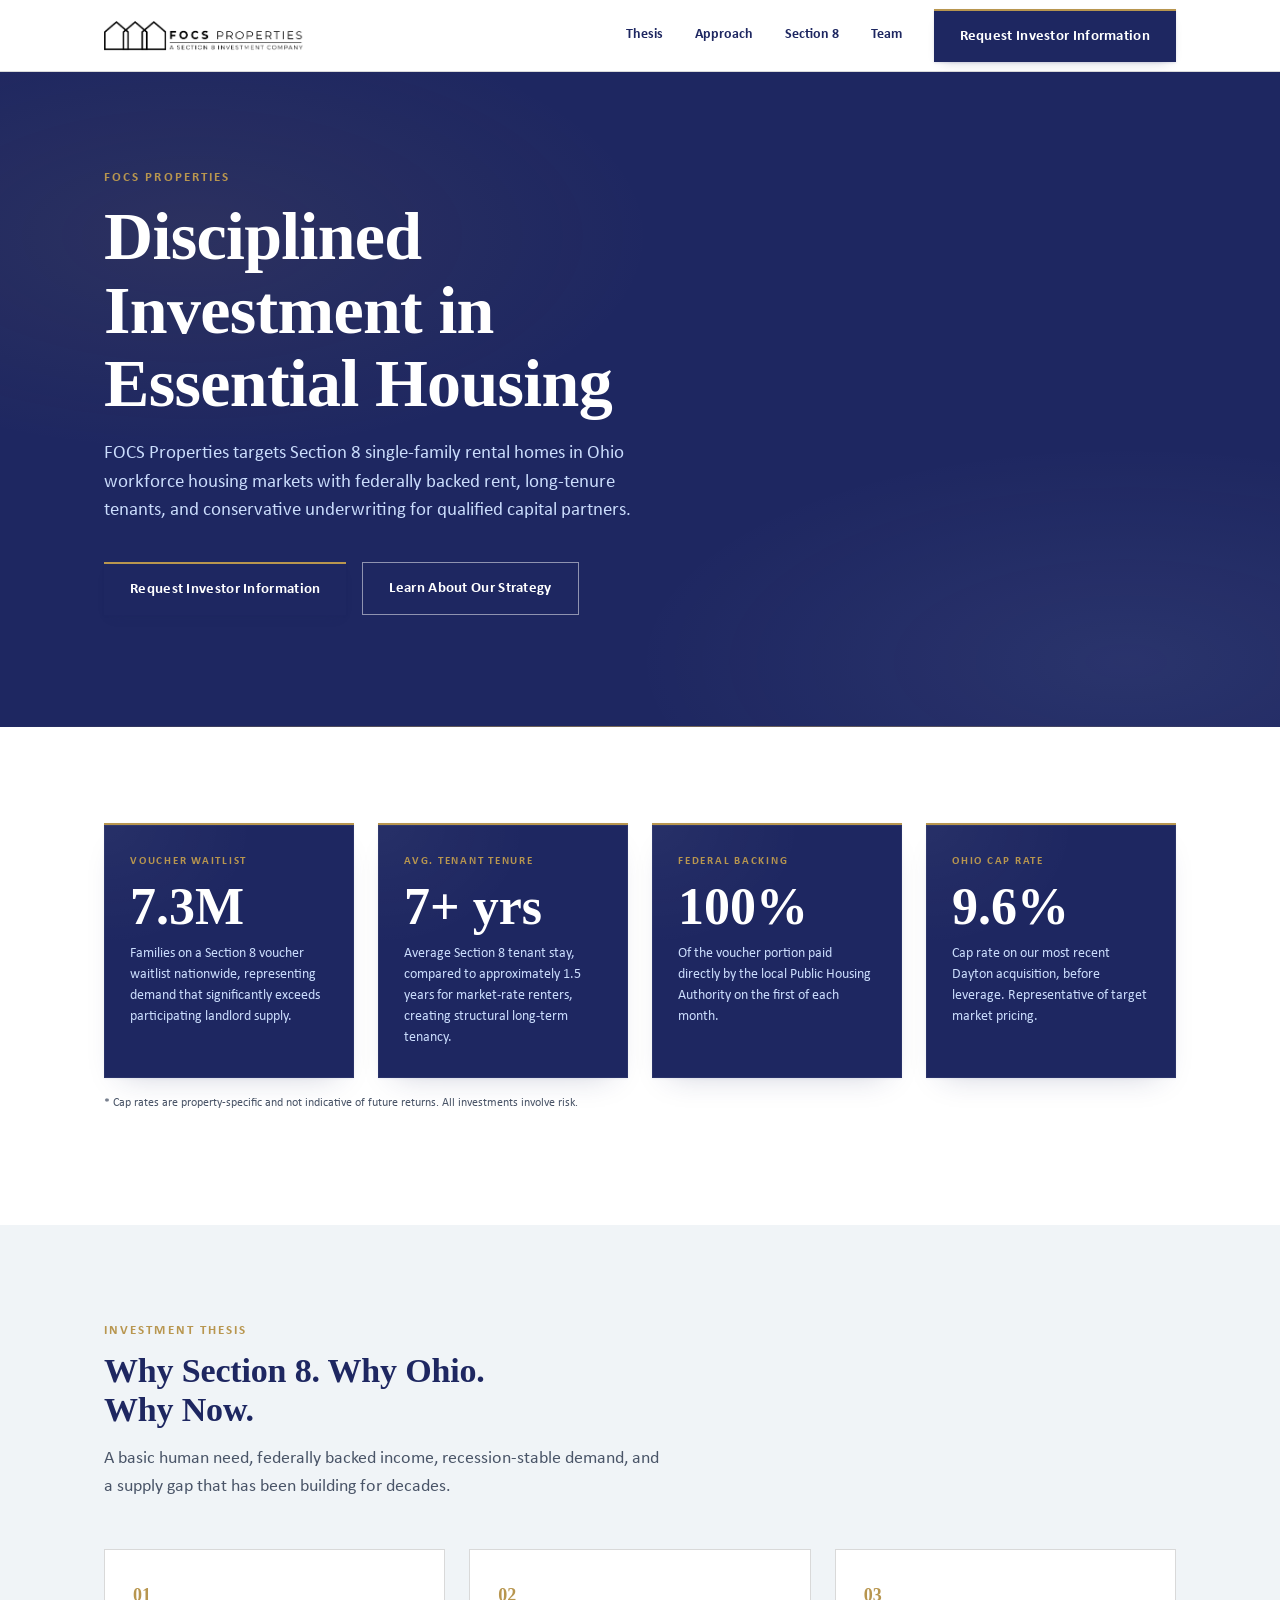
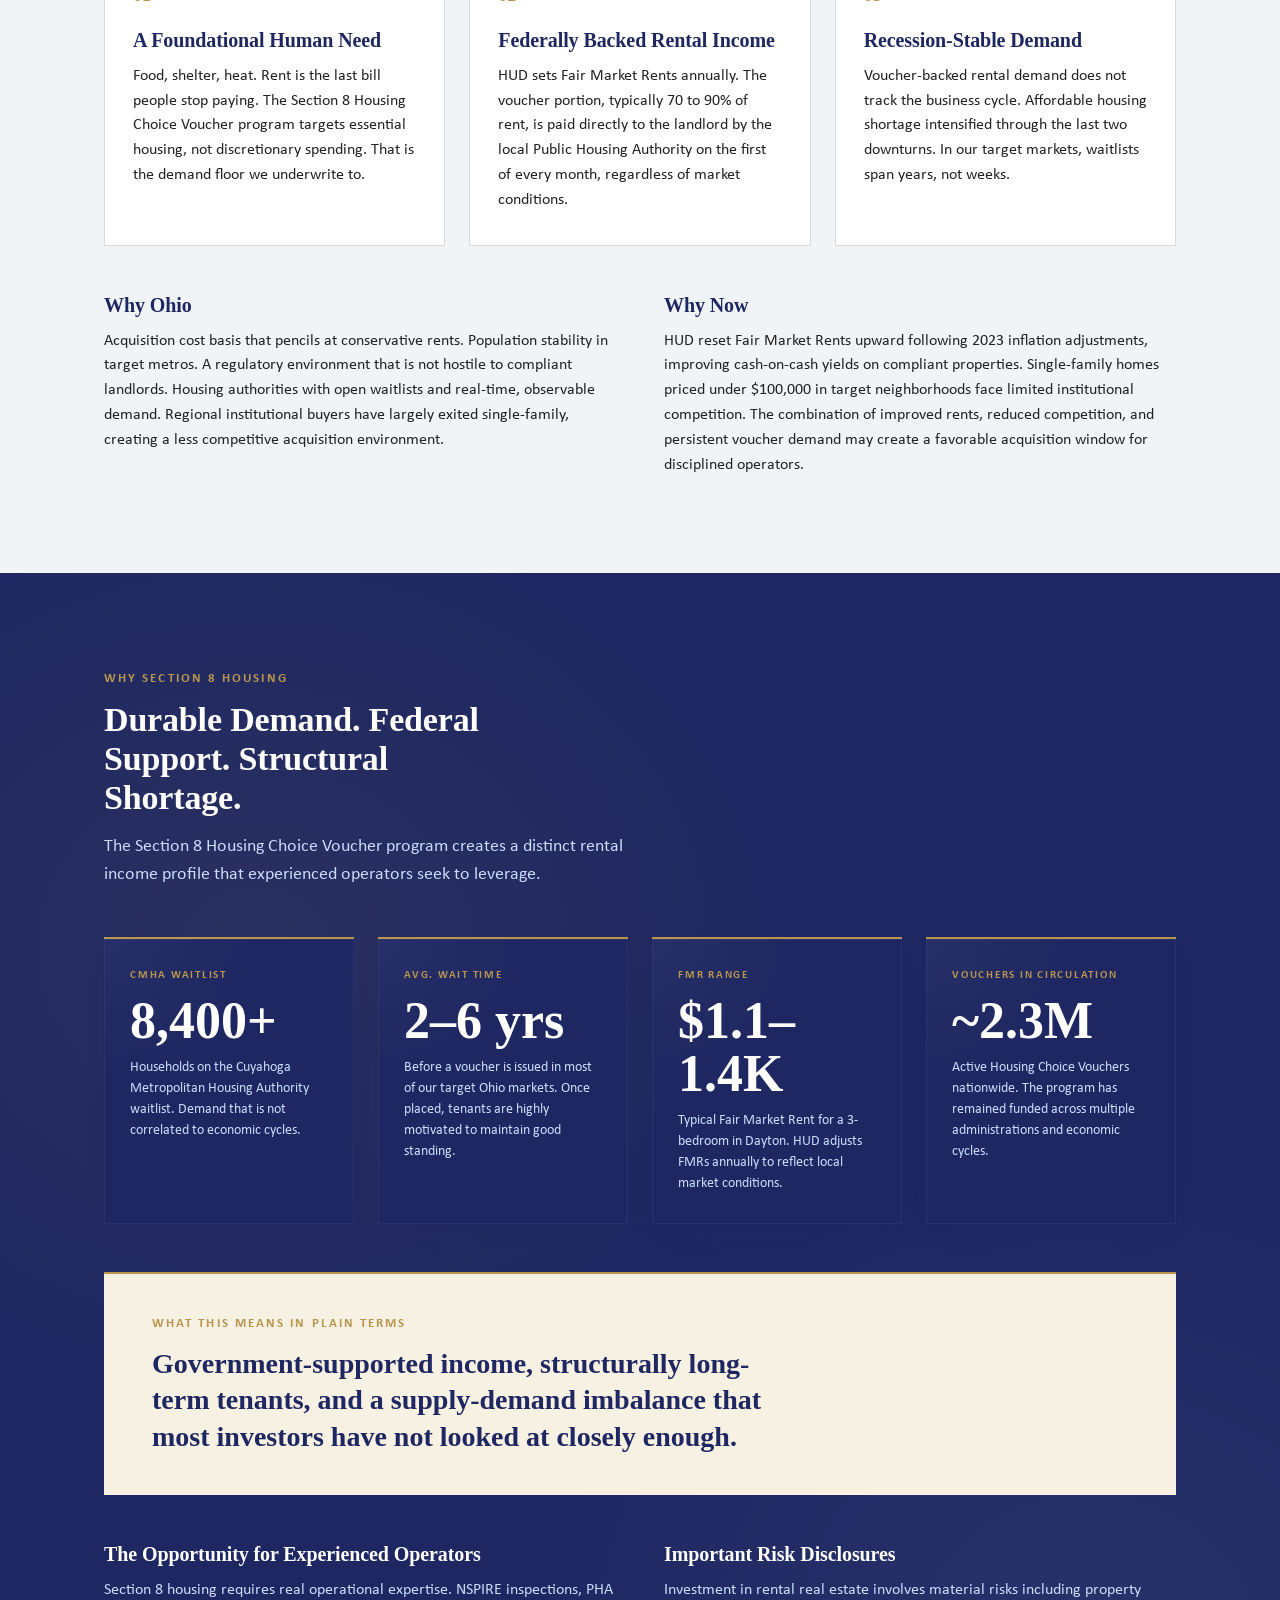
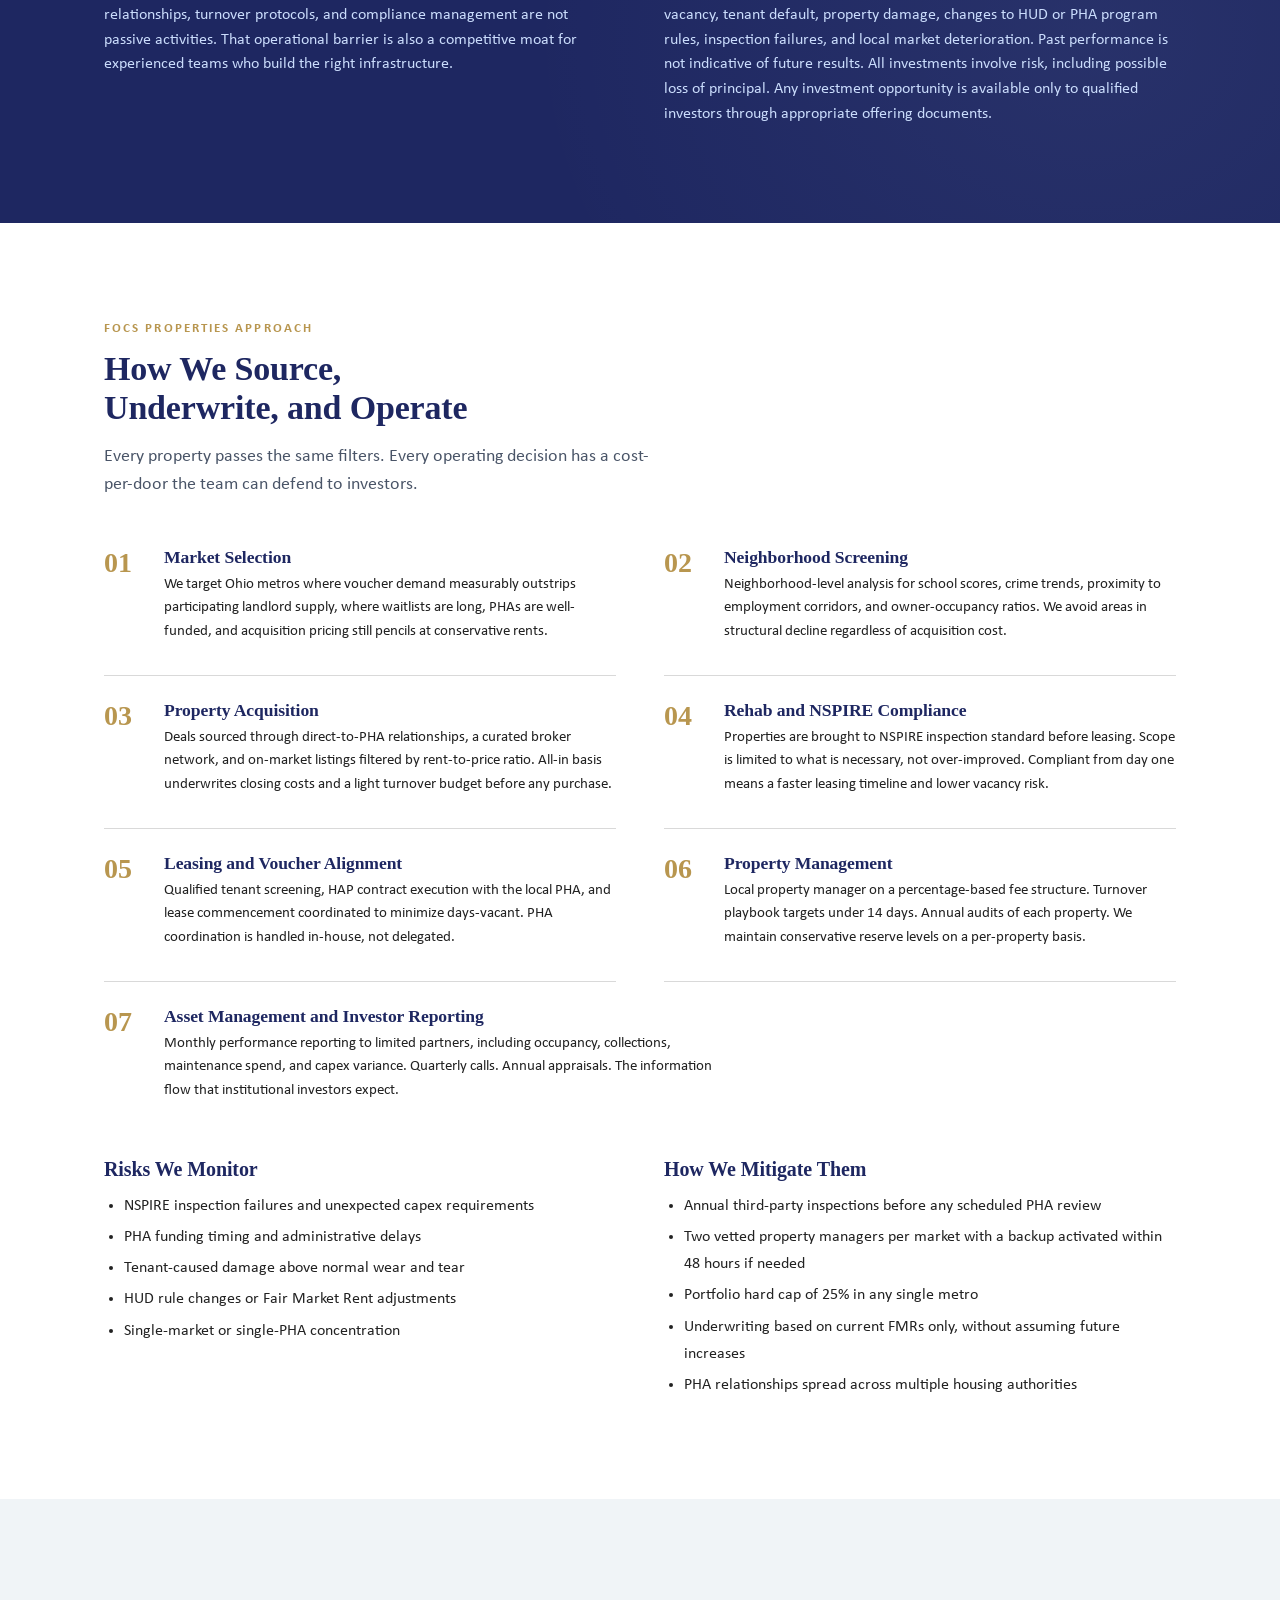
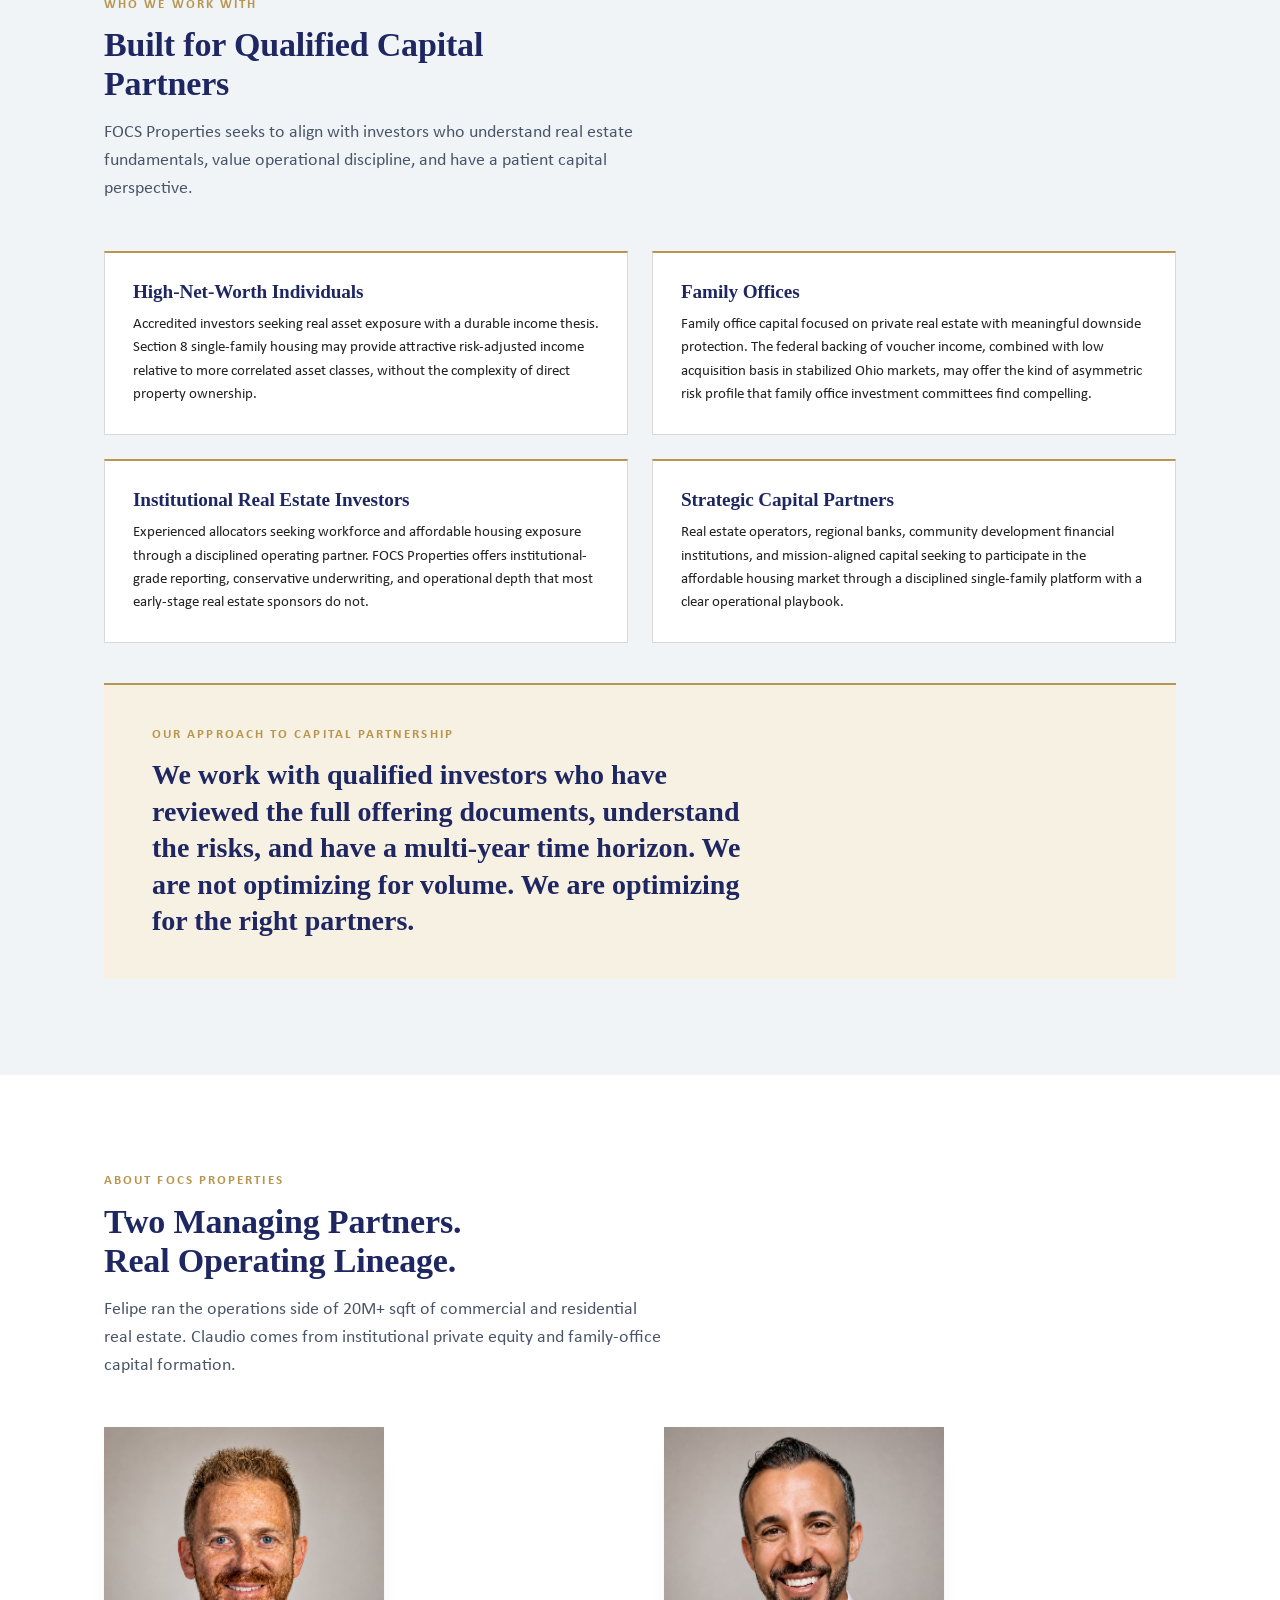
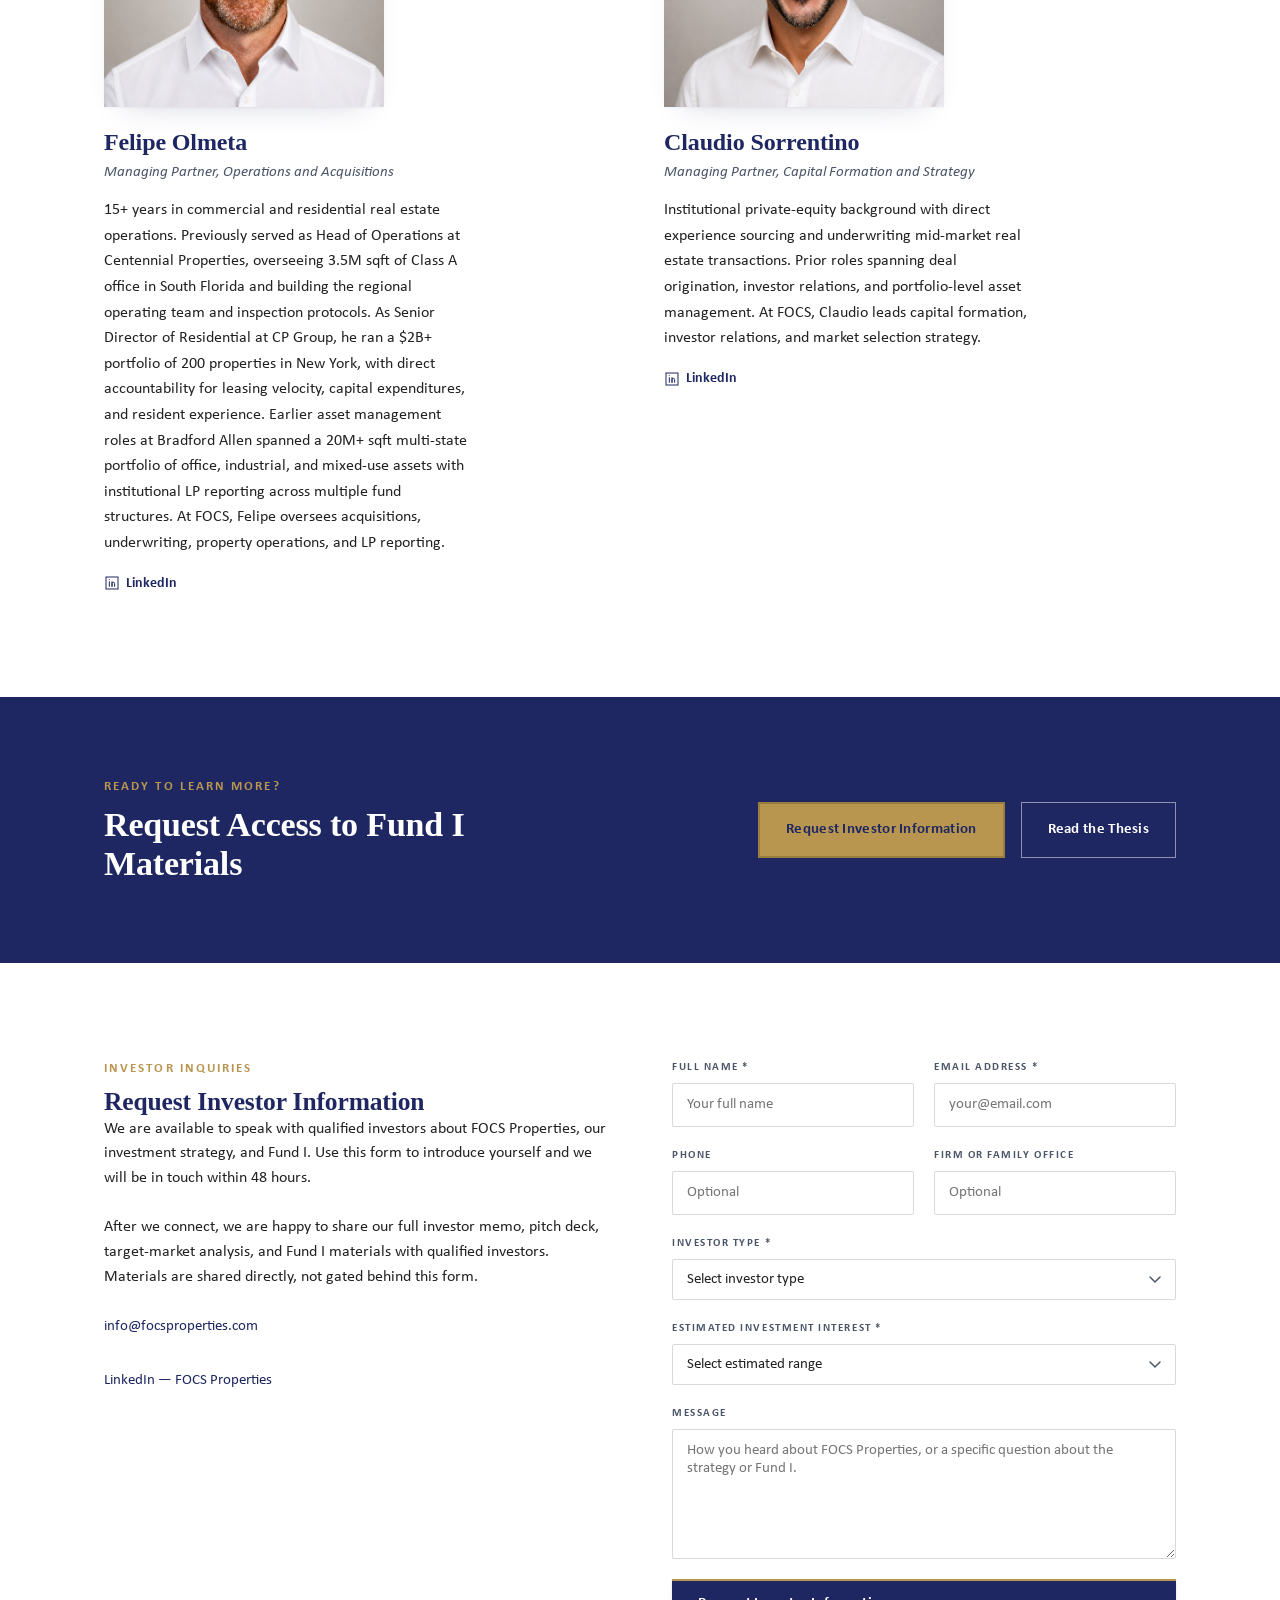
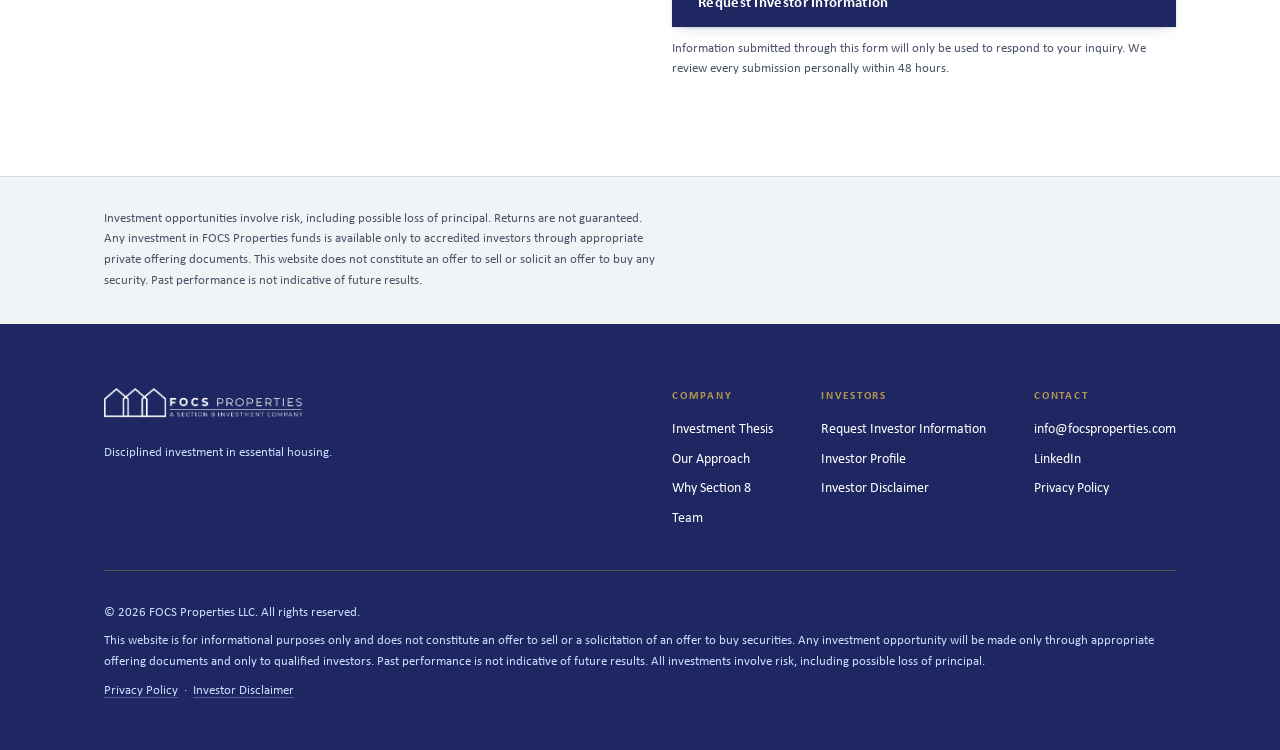
<file: index.html>
<!DOCTYPE html>
<html lang="en">
<head>
  <meta charset="UTF-8">
  <meta name="viewport" content="width=device-width, initial-scale=1.0">

  <!-- Primary SEO -->
  <title>FOCS Properties — Section 8 Real Estate Investment Platform</title>
  <meta name="description" content="FOCS Properties is a disciplined real estate investment platform focused on Section 8 single-family rental housing in Ohio. Federally backed rent, long-term tenants, and conservative underwriting for qualified investors.">
  <meta name="keywords" content="Section 8 real estate investing, workforce housing investment, affordable housing investment, single-family rental investment, Cleveland Section 8 housing, family office real estate, voucher-backed rental housing">
  <link rel="canonical" href="https://www.focsproperties.com/">

  <!-- Open Graph -->
  <meta property="og:type" content="website">
  <meta property="og:url" content="https://www.focsproperties.com/">
  <meta property="og:title" content="FOCS Properties — Section 8 Real Estate Investment Platform">
  <meta property="og:description" content="Disciplined investment in essential housing. FOCS Properties targets Section 8 single-family rental homes with federal rent backing, long-term tenants, and conservative underwriting.">
  <meta property="og:image" content="https://www.focsproperties.com/assets/og-image.png">
  <meta property="og:site_name" content="FOCS Properties">

  <!-- Twitter / X Card -->
  <meta name="twitter:card" content="summary_large_image">
  <meta name="twitter:title" content="FOCS Properties — Section 8 Real Estate Investment">
  <meta name="twitter:description" content="Disciplined investment in essential housing. Section 8 single-family rentals in Ohio with federally backed rent and long-term tenant profiles.">
  <meta name="twitter:image" content="https://www.focsproperties.com/assets/og-image.png">

  <!-- Schema.org: Organization -->
  <script type="application/ld+json">
  {
    "@context": "https://schema.org",
    "@type": "Organization",
    "name": "FOCS Properties",
    "legalName": "FOCS Properties LLC",
    "url": "https://www.focsproperties.com",
    "logo": "https://www.focsproperties.com/assets/logo-horizontal-black.png",
    "image": "https://www.focsproperties.com/assets/og-image.png",
    "description": "A disciplined real estate investment platform focused on Section 8 single-family rental housing in Ohio workforce housing markets.",
    "foundingDate": "2024",
    "founder": [
      {
        "@type": "Person",
        "name": "Felipe Olmeta",
        "jobTitle": "Managing Partner",
        "sameAs": "https://www.linkedin.com/in/felipeolmeta"
      },
      {
        "@type": "Person",
        "name": "Claudio Sorrentino",
        "jobTitle": "Managing Partner",
        "sameAs": "https://www.linkedin.com/in/mrclaudiosorrentino/"
      }
    ],
    "areaServed": {
      "@type": "State",
      "name": "Ohio"
    },
    "email": "info@focsproperties.com",
    "sameAs": [
      "https://www.linkedin.com/company/focs-properties"
    ],
    "knowsAbout": [
      "Section 8 housing investment",
      "Workforce housing",
      "Single-family rental real estate",
      "Housing Choice Voucher program",
      "Affordable housing investment"
    ]
  }
  </script>

  <!-- Schema.org: WebSite -->
  <script type="application/ld+json">
  {
    "@context": "https://schema.org",
    "@type": "WebSite",
    "name": "FOCS Properties",
    "url": "https://www.focsproperties.com",
    "description": "FOCS Properties — disciplined investment in Section 8 single-family rental housing in Ohio."
  }
  </script>

  <!-- Schema.org: FAQPage -->
  <script type="application/ld+json">
  {
    "@context": "https://schema.org",
    "@type": "FAQPage",
    "mainEntity": [
      {
        "@type": "Question",
        "name": "What is Section 8 real estate investing?",
        "acceptedAnswer": {
          "@type": "Answer",
          "text": "Section 8 real estate investing involves acquiring single-family rental homes that participate in the HUD Housing Choice Voucher program. A portion of rent — typically 70 to 90% — is paid directly by the local Public Housing Authority on the first of each month, providing federally backed income stability."
        }
      },
      {
        "@type": "Question",
        "name": "Why does FOCS Properties focus on Ohio?",
        "acceptedAnswer": {
          "@type": "Answer",
          "text": "Ohio offers acquisition cost basis that pencils at conservative rents, population stability in target metros, a landlord-friendly regulatory environment, and housing authorities with open waitlists and real-time observable demand. Regional institutional buyers have largely exited single-family, creating a less competitive acquisition environment."
        }
      },
      {
        "@type": "Question",
        "name": "How does Section 8 rent get paid?",
        "acceptedAnswer": {
          "@type": "Answer",
          "text": "HUD funds local Public Housing Authorities, which issue Housing Choice Vouchers to qualifying families. When a family leases a compliant property, the voucher portion is paid directly to the landlord by the PHA on the first of every month. The tenant pays the remaining balance."
        }
      },
      {
        "@type": "Question",
        "name": "What types of investors does FOCS Properties work with?",
        "acceptedAnswer": {
          "@type": "Answer",
          "text": "FOCS Properties works with accredited investors including high-net-worth individuals, family offices, institutional real estate investors, and strategic capital partners who understand real estate fundamentals, value operational discipline, and have a patient capital perspective."
        }
      },
      {
        "@type": "Question",
        "name": "How can I request investor information from FOCS Properties?",
        "acceptedAnswer": {
          "@type": "Answer",
          "text": "Qualified investors can submit an inquiry through the contact form on this website or email info@focsproperties.com directly. After connecting, FOCS Properties shares the full investor memo, pitch deck, target-market analysis, and Fund I materials with qualified investors."
        }
      }
    ]
  }
  </script>

  <!-- Favicon -->
  <link rel="icon" type="image/png" href="assets/logo-black.png">
  <link rel="apple-touch-icon" href="assets/logo-black.png">

  <!-- Authorship + indexing -->
  <meta name="author" content="FOCS Properties LLC">
  <meta name="robots" content="index, follow">

  <link rel="stylesheet" href="css/styles.css">
  <link rel="preconnect" href="https://fonts.googleapis.com">
  <link rel="preconnect" href="https://fonts.gstatic.com" crossorigin>
  <link rel="sitemap" type="application/xml" href="/sitemap.xml">
</head>
<body>

  <a href="#main-content" class="skip-link">Skip to main content</a>

  <!-- ===== NAVIGATION ===================================================== -->
  <nav class="nav" id="nav" role="navigation" aria-label="Main navigation">
    <div class="container nav__inner">
      <a href="#" class="nav__logo" aria-label="FOCS Properties — home">
        <img src="assets/logo-horizontal-black.png" alt="FOCS Properties" width="180" height="30">
      </a>
      <div class="nav__links" role="list">
        <a href="#thesis"   class="nav__link" role="listitem">Thesis</a>
        <a href="#approach" class="nav__link" role="listitem">Approach</a>
        <a href="#section8" class="nav__link" role="listitem">Section 8</a>
        <a href="#team"     class="nav__link" role="listitem">Team</a>
        <a href="#contact"  class="nav__link btn btn--primary" role="listitem">Request Investor Information</a>
      </div>
      <button class="nav__hamburger" id="nav-toggle" aria-expanded="false" aria-controls="nav-mobile" aria-label="Open navigation menu">
        <svg width="22" height="22" viewBox="0 0 22 22" fill="none" stroke="currentColor" stroke-width="1.8" stroke-linecap="round" aria-hidden="true">
          <path d="M3 5h16M3 11h16M3 17h16"/>
        </svg>
      </button>
    </div>
    <div class="nav__mobile" id="nav-mobile" aria-hidden="true">
      <a href="#thesis"   class="nav__link">Thesis</a>
      <a href="#approach" class="nav__link">Approach</a>
      <a href="#section8" class="nav__link">Section 8</a>
      <a href="#team"     class="nav__link">Team</a>
      <a href="#contact"  class="nav__link">Request Investor Information</a>
    </div>
  </nav>

  <main id="main-content">

    <!-- ===== HERO ========================================================= -->
    <section class="hero" aria-label="Homepage hero">
      <div class="container">
        <span class="eyebrow">FOCS Properties</span>
        <h1 class="hero__title">Disciplined Investment in Essential Housing</h1>
        <p class="hero__sub">FOCS Properties targets Section 8 single-family rental homes in Ohio workforce housing markets with federally backed rent, long-tenure tenants, and conservative underwriting for qualified capital partners.</p>
        <div class="hero__ctas">
          <a href="#contact" class="btn btn--primary">Request Investor Information</a>
          <a href="#thesis"  class="btn btn--on-navy">Learn About Our Strategy</a>
        </div>
      </div>
    </section>

    <!-- ===== STATS ======================================================== -->
    <section class="section" aria-labelledby="stats-heading">
      <div class="container">
        <h2 id="stats-heading" class="sr-only">Key market statistics</h2>
        <div class="stat-row">
          <div class="stat-card reveal">
            <span class="stat-card__label">Voucher Waitlist</span>
            <span class="stat-card__number">7.3M</span>
            <p class="stat-card__desc">Families on a Section 8 voucher waitlist nationwide, representing demand that significantly exceeds participating landlord supply.</p>
          </div>
          <div class="stat-card reveal">
            <span class="stat-card__label">Avg. Tenant Tenure</span>
            <span class="stat-card__number">7+ yrs</span>
            <p class="stat-card__desc">Average Section 8 tenant stay, compared to approximately 1.5 years for market-rate renters, creating structural long-term tenancy.</p>
          </div>
          <div class="stat-card reveal">
            <span class="stat-card__label">Federal Backing</span>
            <span class="stat-card__number">100%</span>
            <p class="stat-card__desc">Of the voucher portion paid directly by the local Public Housing Authority on the first of each month.</p>
          </div>
          <div class="stat-card reveal">
            <span class="stat-card__label">Ohio Cap Rate</span>
            <span class="stat-card__number">9.6%</span>
            <p class="stat-card__desc">Cap rate on our most recent Dayton acquisition, before leverage. Representative of target market pricing.</p>
          </div>
        </div>
        <p style="font-size:12px;color:var(--focs-warm-gray);margin-top:16px;max-width:none;">* Cap rates are property-specific and not indicative of future returns. All investments involve risk.</p>
      </div>
    </section>

    <!-- ===== INVESTMENT THESIS ============================================ -->
    <section class="section section--alt" id="thesis" aria-labelledby="thesis-heading">
      <div class="container">
        <div class="section__header">
          <span class="eyebrow section__eyebrow">Investment Thesis</span>
          <h2 class="section__title" id="thesis-heading">Why Section 8. Why Ohio. Why Now.</h2>
          <p class="section__intro">A basic human need, federally backed income, recession-stable demand, and a supply gap that has been building for decades.</p>
        </div>

        <div class="num-row" style="margin-bottom:48px;">
          <div class="num-card reveal">
            <div class="num-card__n">01</div>
            <h3>A Foundational Human Need</h3>
            <p>Food, shelter, heat. Rent is the last bill people stop paying. The Section 8 Housing Choice Voucher program targets essential housing, not discretionary spending. That is the demand floor we underwrite to.</p>
          </div>
          <div class="num-card reveal">
            <div class="num-card__n">02</div>
            <h3>Federally Backed Rental Income</h3>
            <p>HUD sets Fair Market Rents annually. The voucher portion, typically 70 to 90% of rent, is paid directly to the landlord by the local Public Housing Authority on the first of every month, regardless of market conditions.</p>
          </div>
          <div class="num-card reveal">
            <div class="num-card__n">03</div>
            <h3>Recession-Stable Demand</h3>
            <p>Voucher-backed rental demand does not track the business cycle. Affordable housing shortage intensified through the last two downturns. In our target markets, waitlists span years, not weeks.</p>
          </div>
        </div>

        <div class="two-col">
          <div class="two-col__col">
            <h3>Why Ohio</h3>
            <p>Acquisition cost basis that pencils at conservative rents. Population stability in target metros. A regulatory environment that is not hostile to compliant landlords. Housing authorities with open waitlists and real-time, observable demand. Regional institutional buyers have largely exited single-family, creating a less competitive acquisition environment.</p>
          </div>
          <div class="two-col__col">
            <h3>Why Now</h3>
            <p>HUD reset Fair Market Rents upward following 2023 inflation adjustments, improving cash-on-cash yields on compliant properties. Single-family homes priced under $100,000 in target neighborhoods face limited institutional competition. The combination of improved rents, reduced competition, and persistent voucher demand may create a favorable acquisition window for disciplined operators.</p>
          </div>
        </div>
      </div>
    </section>

    <!-- ===== WHY SECTION 8 ================================================ -->
    <section class="section section--navy" id="section8" aria-labelledby="section8-heading">
      <div class="container">
        <div class="section__header">
          <span class="eyebrow section__eyebrow">Why Section 8 Housing</span>
          <h2 class="section__title" id="section8-heading">Durable Demand. Federal Support. Structural Shortage.</h2>
          <p class="section__intro">The Section 8 Housing Choice Voucher program creates a distinct rental income profile that experienced operators seek to leverage.</p>
        </div>

        <div class="stat-row" style="margin-bottom:48px;">
          <div class="stat-card reveal">
            <span class="stat-card__label">CMHA Waitlist</span>
            <span class="stat-card__number">8,400+</span>
            <p class="stat-card__desc">Households on the Cuyahoga Metropolitan Housing Authority waitlist. Demand that is not correlated to economic cycles.</p>
          </div>
          <div class="stat-card reveal">
            <span class="stat-card__label">Avg. Wait Time</span>
            <span class="stat-card__number">2–6 yrs</span>
            <p class="stat-card__desc">Before a voucher is issued in most of our target Ohio markets. Once placed, tenants are highly motivated to maintain good standing.</p>
          </div>
          <div class="stat-card reveal">
            <span class="stat-card__label">FMR Range</span>
            <span class="stat-card__number">$1.1–1.4K</span>
            <p class="stat-card__desc">Typical Fair Market Rent for a 3-bedroom in Dayton. HUD adjusts FMRs annually to reflect local market conditions.</p>
          </div>
          <div class="stat-card reveal">
            <span class="stat-card__label">Vouchers in Circulation</span>
            <span class="stat-card__number">~2.3M</span>
            <p class="stat-card__desc">Active Housing Choice Vouchers nationwide. The program has remained funded across multiple administrations and economic cycles.</p>
          </div>
        </div>

        <div class="takeaway reveal">
          <span class="eyebrow">What This Means in Plain Terms</span>
          <p class="takeaway__body">Government-supported income, structurally long-term tenants, and a supply-demand imbalance that most investors have not looked at closely enough.</p>
        </div>

        <div class="two-col" style="margin-top:48px;">
          <div class="two-col__col" style="color:var(--focs-white);">
            <h3 style="color:var(--focs-white);">The Opportunity for Experienced Operators</h3>
            <p style="color:var(--focs-light-blue);">Section 8 housing requires real operational expertise. NSPIRE inspections, PHA relationships, turnover protocols, and compliance management are not passive activities. That operational barrier is also a competitive moat for experienced teams who build the right infrastructure.</p>
          </div>
          <div class="two-col__col">
            <h3 style="color:var(--focs-white);">Important Risk Disclosures</h3>
            <p style="color:var(--focs-light-blue);">Investment in rental real estate involves material risks including property vacancy, tenant default, property damage, changes to HUD or PHA program rules, inspection failures, and local market deterioration. Past performance is not indicative of future results. All investments involve risk, including possible loss of principal. Any investment opportunity is available only to qualified investors through appropriate offering documents.</p>
          </div>
        </div>
      </div>
    </section>

    <!-- ===== APPROACH ===================================================== -->
    <section class="section" id="approach" aria-labelledby="approach-heading">
      <div class="container">
        <div class="section__header">
          <span class="eyebrow section__eyebrow">FOCS Properties Approach</span>
          <h2 class="section__title" id="approach-heading">How We Source, Underwrite, and Operate</h2>
          <p class="section__intro">Every property passes the same filters. Every operating decision has a cost-per-door the team can defend to investors.</p>
        </div>

        <div class="process-list" style="margin-bottom:56px;">
          <div class="process-item reveal">
            <div class="process-item__num">01</div>
            <div>
              <h3>Market Selection</h3>
              <p>We target Ohio metros where voucher demand measurably outstrips participating landlord supply, where waitlists are long, PHAs are well-funded, and acquisition pricing still pencils at conservative rents.</p>
            </div>
          </div>
          <div class="process-item reveal">
            <div class="process-item__num">02</div>
            <div>
              <h3>Neighborhood Screening</h3>
              <p>Neighborhood-level analysis for school scores, crime trends, proximity to employment corridors, and owner-occupancy ratios. We avoid areas in structural decline regardless of acquisition cost.</p>
            </div>
          </div>
          <div class="process-item reveal">
            <div class="process-item__num">03</div>
            <div>
              <h3>Property Acquisition</h3>
              <p>Deals sourced through direct-to-PHA relationships, a curated broker network, and on-market listings filtered by rent-to-price ratio. All-in basis underwrites closing costs and a light turnover budget before any purchase.</p>
            </div>
          </div>
          <div class="process-item reveal">
            <div class="process-item__num">04</div>
            <div>
              <h3>Rehab and NSPIRE Compliance</h3>
              <p>Properties are brought to NSPIRE inspection standard before leasing. Scope is limited to what is necessary, not over-improved. Compliant from day one means a faster leasing timeline and lower vacancy risk.</p>
            </div>
          </div>
          <div class="process-item reveal">
            <div class="process-item__num">05</div>
            <div>
              <h3>Leasing and Voucher Alignment</h3>
              <p>Qualified tenant screening, HAP contract execution with the local PHA, and lease commencement coordinated to minimize days-vacant. PHA coordination is handled in-house, not delegated.</p>
            </div>
          </div>
          <div class="process-item reveal">
            <div class="process-item__num">06</div>
            <div>
              <h3>Property Management</h3>
              <p>Local property manager on a percentage-based fee structure. Turnover playbook targets under 14 days. Annual audits of each property. We maintain conservative reserve levels on a per-property basis.</p>
            </div>
          </div>
          <div class="process-item reveal" style="grid-column: 1 / -1;">
            <div class="process-item__num">07</div>
            <div>
              <h3>Asset Management and Investor Reporting</h3>
              <p>Monthly performance reporting to limited partners, including occupancy, collections, maintenance spend, and capex variance. Quarterly calls. Annual appraisals. The information flow that institutional investors expect.</p>
            </div>
          </div>
        </div>

        <div class="two-col">
          <div class="two-col__col">
            <h3>Risks We Monitor</h3>
            <ul>
              <li>NSPIRE inspection failures and unexpected capex requirements</li>
              <li>PHA funding timing and administrative delays</li>
              <li>Tenant-caused damage above normal wear and tear</li>
              <li>HUD rule changes or Fair Market Rent adjustments</li>
              <li>Single-market or single-PHA concentration</li>
            </ul>
          </div>
          <div class="two-col__col">
            <h3>How We Mitigate Them</h3>
            <ul>
              <li>Annual third-party inspections before any scheduled PHA review</li>
              <li>Two vetted property managers per market with a backup activated within 48 hours if needed</li>
              <li>Portfolio hard cap of 25% in any single metro</li>
              <li>Underwriting based on current FMRs only, without assuming future increases</li>
              <li>PHA relationships spread across multiple housing authorities</li>
            </ul>
          </div>
        </div>
      </div>
    </section>

    <!-- ===== INVESTOR PROFILES ============================================ -->
    <section class="section section--alt" id="investors" aria-labelledby="investors-heading">
      <div class="container">
        <div class="section__header">
          <span class="eyebrow section__eyebrow">Who We Work With</span>
          <h2 class="section__title" id="investors-heading">Built for Qualified Capital Partners</h2>
          <p class="section__intro">FOCS Properties seeks to align with investors who understand real estate fundamentals, value operational discipline, and have a patient capital perspective.</p>
        </div>

        <div class="profile-grid">
          <div class="profile-card reveal">
            <h3>High-Net-Worth Individuals</h3>
            <p>Accredited investors seeking real asset exposure with a durable income thesis. Section 8 single-family housing may provide attractive risk-adjusted income relative to more correlated asset classes, without the complexity of direct property ownership.</p>
          </div>
          <div class="profile-card reveal">
            <h3>Family Offices</h3>
            <p>Family office capital focused on private real estate with meaningful downside protection. The federal backing of voucher income, combined with low acquisition basis in stabilized Ohio markets, may offer the kind of asymmetric risk profile that family office investment committees find compelling.</p>
          </div>
          <div class="profile-card reveal">
            <h3>Institutional Real Estate Investors</h3>
            <p>Experienced allocators seeking workforce and affordable housing exposure through a disciplined operating partner. FOCS Properties offers institutional-grade reporting, conservative underwriting, and operational depth that most early-stage real estate sponsors do not.</p>
          </div>
          <div class="profile-card reveal">
            <h3>Strategic Capital Partners</h3>
            <p>Real estate operators, regional banks, community development financial institutions, and mission-aligned capital seeking to participate in the affordable housing market through a disciplined single-family platform with a clear operational playbook.</p>
          </div>
        </div>

        <div class="takeaway reveal" style="margin-top:40px;">
          <span class="eyebrow">Our Approach to Capital Partnership</span>
          <p class="takeaway__body">We work with qualified investors who have reviewed the full offering documents, understand the risks, and have a multi-year time horizon. We are not optimizing for volume. We are optimizing for the right partners.</p>
        </div>
      </div>
    </section>

    <!-- ===== TEAM ========================================================= -->
    <section class="section" id="team" aria-labelledby="team-heading">
      <div class="container">
        <div class="section__header">
          <span class="eyebrow section__eyebrow">About FOCS Properties</span>
          <h2 class="section__title" id="team-heading">Two Managing Partners. Real Operating Lineage.</h2>
          <p class="section__intro">Felipe ran the operations side of 20M+ sqft of commercial and residential real estate. Claudio comes from institutional private equity and family-office capital formation.</p>
        </div>

        <div class="team-row">
          <div class="team-card reveal">
            <div class="team-card__photo">
              <img src="assets/felipe-olmeta.png" alt="Felipe Olmeta, Managing Partner at FOCS Properties">
            </div>
            <h3>Felipe Olmeta</h3>
            <p class="team-card__role">Managing Partner, Operations and Acquisitions</p>
            <p class="team-card__bio">15+ years in commercial and residential real estate operations. Previously served as Head of Operations at Centennial Properties, overseeing 3.5M sqft of Class A office in South Florida and building the regional operating team and inspection protocols. As Senior Director of Residential at CP Group, he ran a $2B+ portfolio of 200 properties in New York, with direct accountability for leasing velocity, capital expenditures, and resident experience. Earlier asset management roles at Bradford Allen spanned a 20M+ sqft multi-state portfolio of office, industrial, and mixed-use assets with institutional LP reporting across multiple fund structures. At FOCS, Felipe oversees acquisitions, underwriting, property operations, and LP reporting.</p>
            <a href="https://www.linkedin.com/in/felipeolmeta" class="team-card__link" target="_blank" rel="noopener noreferrer" aria-label="Felipe Olmeta on LinkedIn">
              <svg width="16" height="16" viewBox="0 0 24 24" fill="none" stroke="currentColor" stroke-width="1.5" stroke-linecap="round" aria-hidden="true"><rect x="3" y="3" width="18" height="18"/><path d="M8 10v7M8 7v.01M12 17v-4a2 2 0 0 1 4 0v4M12 17v-7"/></svg>
              LinkedIn
            </a>
          </div>
          <div class="team-card reveal">
            <div class="team-card__photo">
              <img src="assets/claudio-sorrentino.png" alt="Claudio Sorrentino, Managing Partner at FOCS Properties">
            </div>
            <h3>Claudio Sorrentino</h3>
            <p class="team-card__role">Managing Partner, Capital Formation and Strategy</p>
            <p class="team-card__bio">Institutional private-equity background with direct experience sourcing and underwriting mid-market real estate transactions. Prior roles spanning deal origination, investor relations, and portfolio-level asset management. At FOCS, Claudio leads capital formation, investor relations, and market selection strategy.</p>
            <a href="https://www.linkedin.com/in/mrclaudiosorrentino/" class="team-card__link" target="_blank" rel="noopener noreferrer" aria-label="Claudio Sorrentino on LinkedIn">
              <svg width="16" height="16" viewBox="0 0 24 24" fill="none" stroke="currentColor" stroke-width="1.5" stroke-linecap="round" aria-hidden="true"><rect x="3" y="3" width="18" height="18"/><path d="M8 10v7M8 7v.01M12 17v-4a2 2 0 0 1 4 0v4M12 17v-7"/></svg>
              LinkedIn
            </a>
          </div>
        </div>
      </div>
    </section>

    <!-- ===== CTA BAND ===================================================== -->
    <section class="cta-band" aria-label="Investor call to action">
      <div class="container cta-band__inner">
        <div>
          <span class="eyebrow">Ready to Learn More?</span>
          <h2 class="cta-band__headline">Request Access to Fund I Materials</h2>
        </div>
        <div class="cta-band__actions">
          <a href="#contact" class="btn" style="background:var(--focs-gold);color:var(--focs-navy);border:2px solid var(--focs-gold-deep);font-weight:700;">Request Investor Information</a>
          <a href="#thesis"  class="btn btn--on-navy">Read the Thesis</a>
        </div>
      </div>
    </section>

    <!-- ===== CONTACT / INVESTOR INQUIRY =================================== -->
    <section class="section" id="contact" aria-labelledby="contact-heading">
      <div class="container">
        <div class="contact-wrap">
          <div class="contact-info">
            <span class="eyebrow">Investor Inquiries</span>
            <h2 id="contact-heading">Request Investor Information</h2>
            <p>We are available to speak with qualified investors about FOCS Properties, our investment strategy, and Fund I. Use this form to introduce yourself and we will be in touch within 48 hours.</p>
            <p>After we connect, we are happy to share our full investor memo, pitch deck, target-market analysis, and Fund I materials with qualified investors. Materials are shared directly, not gated behind this form.</p>
            <address>
              <a href="mailto:info@focsproperties.com">info@focsproperties.com</a><br>
              <br>
              <a href="https://www.linkedin.com/company/focs-properties" target="_blank" rel="noopener noreferrer">LinkedIn — FOCS Properties</a>
            </address>
          </div>

          <div>
            <form class="form" id="investor-form" novalidate>
              <div class="form__field">
                <label class="form__label" for="f-name">Full Name <span aria-hidden="true">*</span></label>
                <input class="form__input" type="text" id="f-name" name="name" required autocomplete="name" placeholder="Your full name">
              </div>
              <div class="form__field">
                <label class="form__label" for="f-email">Email Address <span aria-hidden="true">*</span></label>
                <input class="form__input" type="email" id="f-email" name="email" required autocomplete="email" placeholder="your@email.com">
              </div>
              <div class="form__field">
                <label class="form__label" for="f-phone">Phone</label>
                <input class="form__input" type="tel" id="f-phone" name="phone" autocomplete="tel" placeholder="Optional">
              </div>
              <div class="form__field">
                <label class="form__label" for="f-firm">Firm or Family Office</label>
                <input class="form__input" type="text" id="f-firm" name="firm" placeholder="Optional">
              </div>
              <div class="form__field form__field--full">
                <label class="form__label" for="f-type">Investor Type <span aria-hidden="true">*</span></label>
                <select class="form__select" id="f-type" name="investor_type" required>
                  <option value="" disabled selected>Select investor type</option>
                  <option value="hnwi">High-Net-Worth Individual</option>
                  <option value="family-office">Family Office</option>
                  <option value="institutional">Institutional Investor</option>
                  <option value="operator">Real Estate Operator</option>
                  <option value="other">Other</option>
                </select>
              </div>
              <div class="form__field form__field--full">
                <label class="form__label" for="f-amount">Estimated Investment Interest <span aria-hidden="true">*</span></label>
                <select class="form__select" id="f-amount" name="investment_range" required>
                  <option value="" disabled selected>Select estimated range</option>
                  <option value="under-250k">Under $250,000</option>
                  <option value="250k-500k">$250,000 to $500,000</option>
                  <option value="500k-1m">$500,000 to $1 million</option>
                  <option value="1m-plus">$1 million+</option>
                </select>
              </div>
              <div class="form__field form__field--full">
                <label class="form__label" for="f-message">Message</label>
                <textarea class="form__textarea" id="f-message" name="message" placeholder="How you heard about FOCS Properties, or a specific question about the strategy or Fund I."></textarea>
              </div>
              <div class="form__submit-row">
                <button type="submit" class="btn btn--primary">Request Investor Information</button>
                <p class="form__note">Information submitted through this form will only be used to respond to your inquiry. We review every submission personally within 48 hours.</p>
              </div>
            </form>

            <!-- Confirmation (hidden by default) -->
            <div class="confirm-card" id="form-confirm" style="display:none;" aria-live="polite">
              <span class="eyebrow">Request Received</span>
              <h3>We will be in touch within 48 hours.</h3>
              <p>Thank you for your interest in FOCS Properties. We review every inquiry personally. You will receive a response at the email you provided. If it is time-sensitive, email us directly at <a href="mailto:info@focsproperties.com" style="color:var(--focs-light-blue);border-bottom-color:rgba(202,220,252,0.4);">info@focsproperties.com</a>.</p>
            </div>
          </div>
        </div>
      </div>
    </section>

    <!-- ===== DISCLAIMER NOTE ============================================== -->
    <div class="disclaimer-note" role="note" aria-label="Investment disclaimer">
      <div class="container">
        <p>Investment opportunities involve risk, including possible loss of principal. Returns are not guaranteed. Any investment in FOCS Properties funds is available only to accredited investors through appropriate private offering documents. This website does not constitute an offer to sell or solicit an offer to buy any security. Past performance is not indicative of future results.</p>
      </div>
    </div>

  </main>

  <!-- ===== FOOTER ========================================================= -->
  <footer class="footer" role="contentinfo">
    <div class="container">
      <div class="footer__top">
        <div>
          <a href="#" class="nav__logo" style="display:inline-block;margin-bottom:8px;border:0;">
            <img src="assets/logo-horizontal-white.png" alt="FOCS Properties" width="200" height="40">
          </a>
          <p class="footer__tagline">Disciplined investment in essential housing.</p>
        </div>
        <nav class="footer__nav" aria-label="Footer navigation">
          <div class="footer__col">
            <span class="footer__col-title">Company</span>
            <a href="#thesis">Investment Thesis</a>
            <a href="#approach">Our Approach</a>
            <a href="#section8">Why Section 8</a>
            <a href="#team">Team</a>
          </div>
          <div class="footer__col">
            <span class="footer__col-title">Investors</span>
            <a href="#contact">Request Investor Information</a>
            <a href="#investors">Investor Profile</a>
            <a href="disclaimer.html">Investor Disclaimer</a>
          </div>
          <div class="footer__col">
            <span class="footer__col-title">Contact</span>
            <a href="mailto:info@focsproperties.com">info@focsproperties.com</a>
            <a href="https://www.linkedin.com/company/focs-properties" target="_blank" rel="noopener noreferrer">LinkedIn</a>
            <a href="privacy.html">Privacy Policy</a>
          </div>
        </nav>
      </div>
      <div class="footer__bottom">
        <p>© 2026 FOCS Properties LLC. All rights reserved.</p>
        <p>This website is for informational purposes only and does not constitute an offer to sell or a solicitation of an offer to buy securities. Any investment opportunity will be made only through appropriate offering documents and only to qualified investors. Past performance is not indicative of future results. All investments involve risk, including possible loss of principal.</p>
        <p><a href="privacy.html">Privacy Policy</a> &nbsp;·&nbsp; <a href="disclaimer.html">Investor Disclaimer</a></p>
      </div>
    </div>
  </footer>

  <script src="js/main.js"></script>
</body>
</html>
</file>
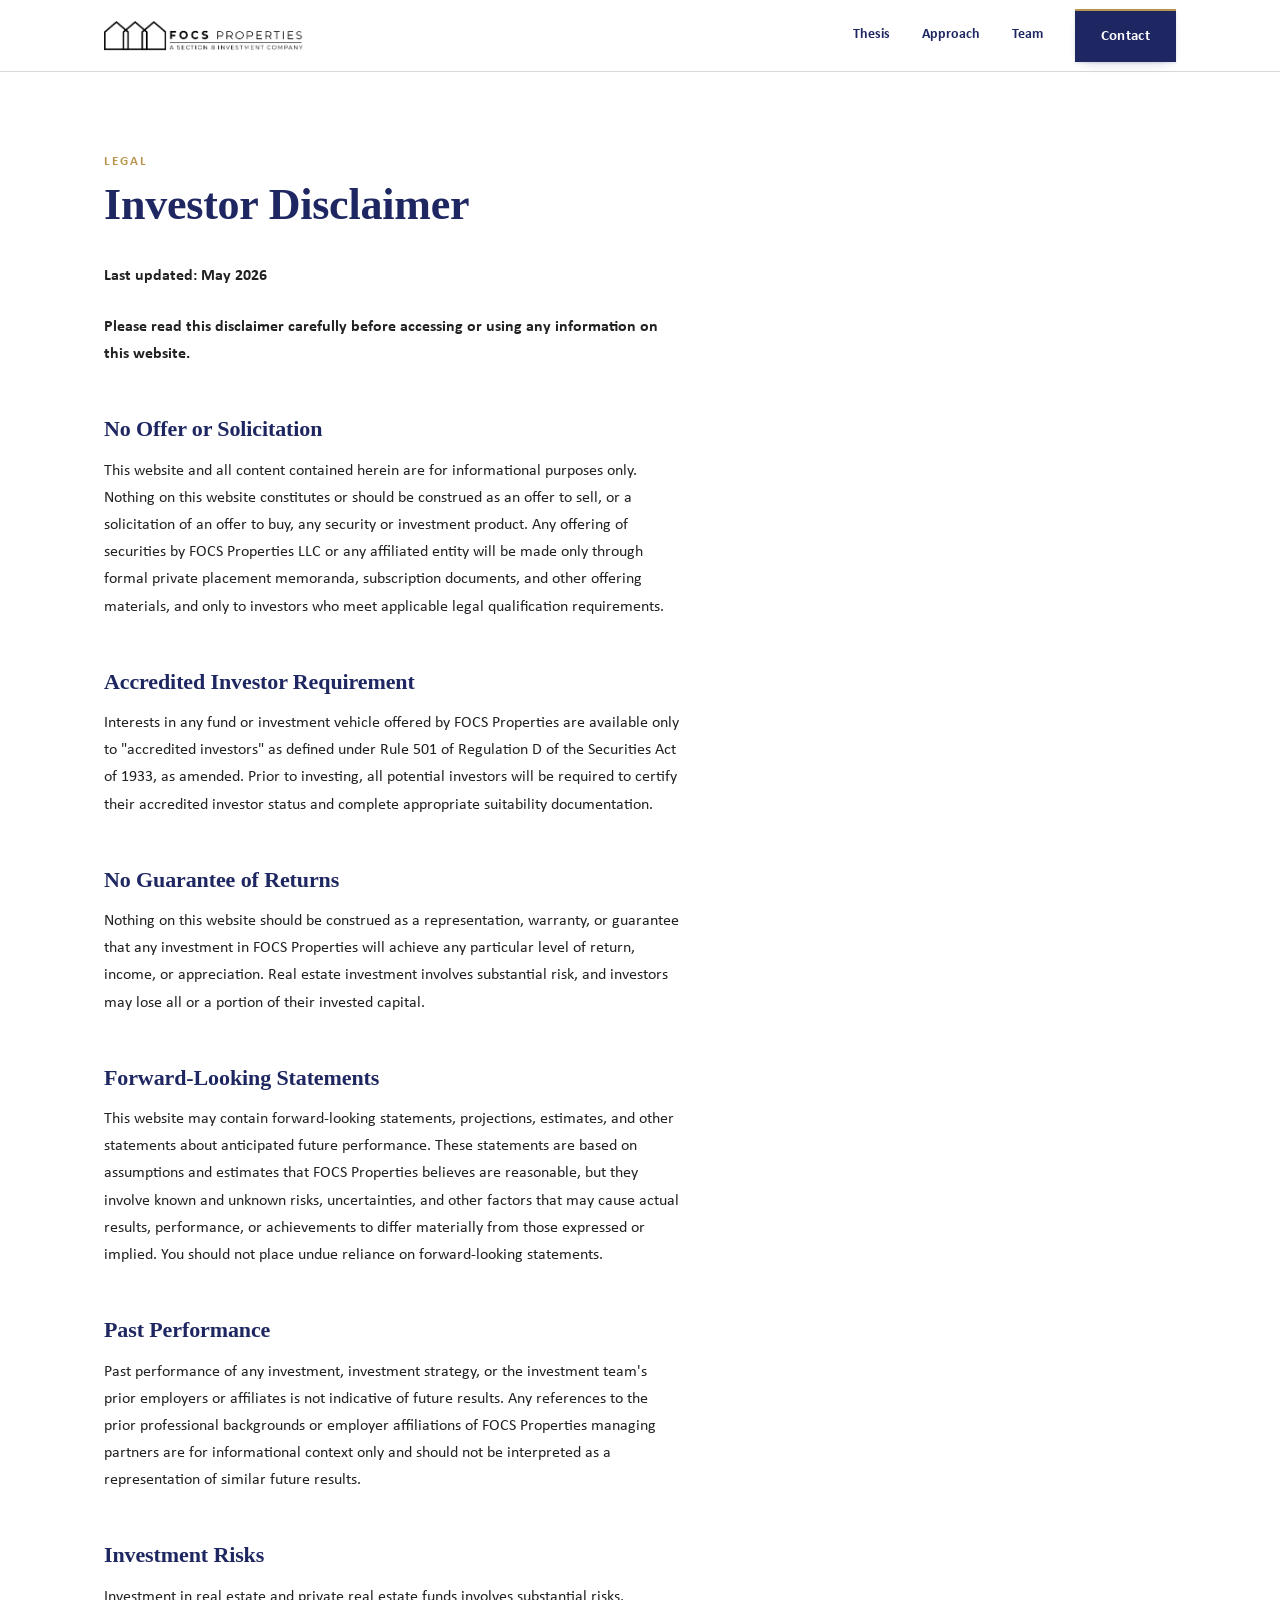
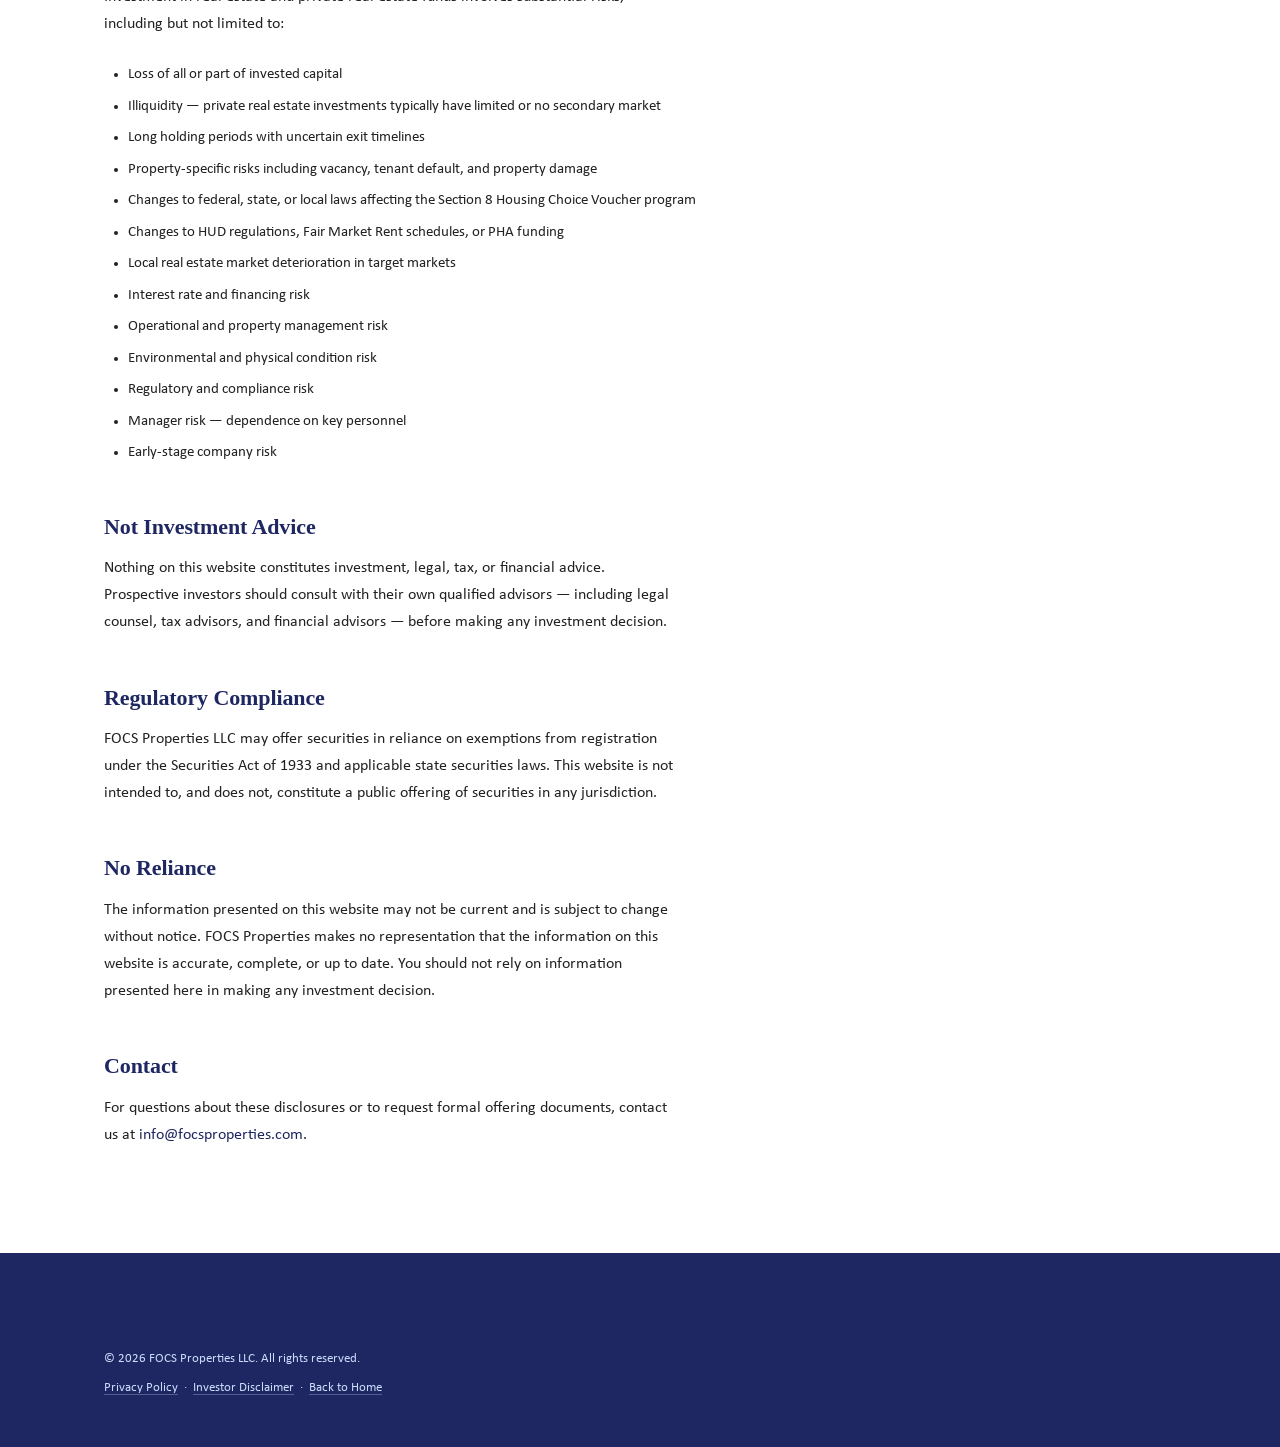
<file: disclaimer.html>
<!DOCTYPE html>
<html lang="en">
<head>
  <meta charset="UTF-8">
  <meta name="viewport" content="width=device-width, initial-scale=1.0">
  <title>Investor Disclaimer — FOCS Properties</title>
  <meta name="description" content="Investor disclaimer and important disclosures for FOCS Properties — risks, regulatory notices, and limitations on information presented on this website.">
  <meta name="robots" content="noindex">
  <link rel="canonical" href="https://www.focsproperties.com/disclaimer.html">
  <link rel="stylesheet" href="css/styles.css">
</head>
<body>

  <nav class="nav" role="navigation" aria-label="Main navigation">
    <div class="container nav__inner">
      <a href="index.html" class="nav__logo" aria-label="FOCS Properties — home">
        <img src="assets/logo-horizontal-black.png" alt="FOCS Properties" width="180" height="30">
      </a>
      <div class="nav__links">
        <a href="index.html#thesis"   class="nav__link">Thesis</a>
        <a href="index.html#approach" class="nav__link">Approach</a>
        <a href="index.html#team"     class="nav__link">Team</a>
        <a href="index.html#contact"  class="nav__link btn btn--primary">Contact</a>
      </div>
    </div>
  </nav>

  <main>
    <div class="legal-page">
      <div class="container">
        <span class="eyebrow">Legal</span>
        <h1>Investor Disclaimer</h1>
        <p><strong>Last updated: May 2026</strong></p>

        <p><strong>Please read this disclaimer carefully before accessing or using any information on this website.</strong></p>

        <h2>No Offer or Solicitation</h2>
        <p>This website and all content contained herein are for informational purposes only. Nothing on this website constitutes or should be construed as an offer to sell, or a solicitation of an offer to buy, any security or investment product. Any offering of securities by FOCS Properties LLC or any affiliated entity will be made only through formal private placement memoranda, subscription documents, and other offering materials, and only to investors who meet applicable legal qualification requirements.</p>

        <h2>Accredited Investor Requirement</h2>
        <p>Interests in any fund or investment vehicle offered by FOCS Properties are available only to "accredited investors" as defined under Rule 501 of Regulation D of the Securities Act of 1933, as amended. Prior to investing, all potential investors will be required to certify their accredited investor status and complete appropriate suitability documentation.</p>

        <h2>No Guarantee of Returns</h2>
        <p>Nothing on this website should be construed as a representation, warranty, or guarantee that any investment in FOCS Properties will achieve any particular level of return, income, or appreciation. Real estate investment involves substantial risk, and investors may lose all or a portion of their invested capital.</p>

        <h2>Forward-Looking Statements</h2>
        <p>This website may contain forward-looking statements, projections, estimates, and other statements about anticipated future performance. These statements are based on assumptions and estimates that FOCS Properties believes are reasonable, but they involve known and unknown risks, uncertainties, and other factors that may cause actual results, performance, or achievements to differ materially from those expressed or implied. You should not place undue reliance on forward-looking statements.</p>

        <h2>Past Performance</h2>
        <p>Past performance of any investment, investment strategy, or the investment team's prior employers or affiliates is not indicative of future results. Any references to the prior professional backgrounds or employer affiliations of FOCS Properties managing partners are for informational context only and should not be interpreted as a representation of similar future results.</p>

        <h2>Investment Risks</h2>
        <p>Investment in real estate and private real estate funds involves substantial risks, including but not limited to:</p>
        <ul>
          <li>Loss of all or part of invested capital</li>
          <li>Illiquidity — private real estate investments typically have limited or no secondary market</li>
          <li>Long holding periods with uncertain exit timelines</li>
          <li>Property-specific risks including vacancy, tenant default, and property damage</li>
          <li>Changes to federal, state, or local laws affecting the Section 8 Housing Choice Voucher program</li>
          <li>Changes to HUD regulations, Fair Market Rent schedules, or PHA funding</li>
          <li>Local real estate market deterioration in target markets</li>
          <li>Interest rate and financing risk</li>
          <li>Operational and property management risk</li>
          <li>Environmental and physical condition risk</li>
          <li>Regulatory and compliance risk</li>
          <li>Manager risk — dependence on key personnel</li>
          <li>Early-stage company risk</li>
        </ul>

        <h2>Not Investment Advice</h2>
        <p>Nothing on this website constitutes investment, legal, tax, or financial advice. Prospective investors should consult with their own qualified advisors — including legal counsel, tax advisors, and financial advisors — before making any investment decision.</p>

        <h2>Regulatory Compliance</h2>
        <p>FOCS Properties LLC may offer securities in reliance on exemptions from registration under the Securities Act of 1933 and applicable state securities laws. This website is not intended to, and does not, constitute a public offering of securities in any jurisdiction.</p>

        <h2>No Reliance</h2>
        <p>The information presented on this website may not be current and is subject to change without notice. FOCS Properties makes no representation that the information on this website is accurate, complete, or up to date. You should not rely on information presented here in making any investment decision.</p>

        <h2>Contact</h2>
        <p>For questions about these disclosures or to request formal offering documents, contact us at <a href="mailto:info@focsproperties.com">info@focsproperties.com</a>.</p>
      </div>
    </div>
  </main>

  <footer class="footer" role="contentinfo">
    <div class="container">
      <div class="footer__bottom">
        <p>© 2026 FOCS Properties LLC. All rights reserved.</p>
        <p><a href="privacy.html">Privacy Policy</a> &nbsp;·&nbsp; <a href="disclaimer.html">Investor Disclaimer</a> &nbsp;·&nbsp; <a href="index.html">Back to Home</a></p>
      </div>
    </div>
  </footer>

</body>
</html>
</file>
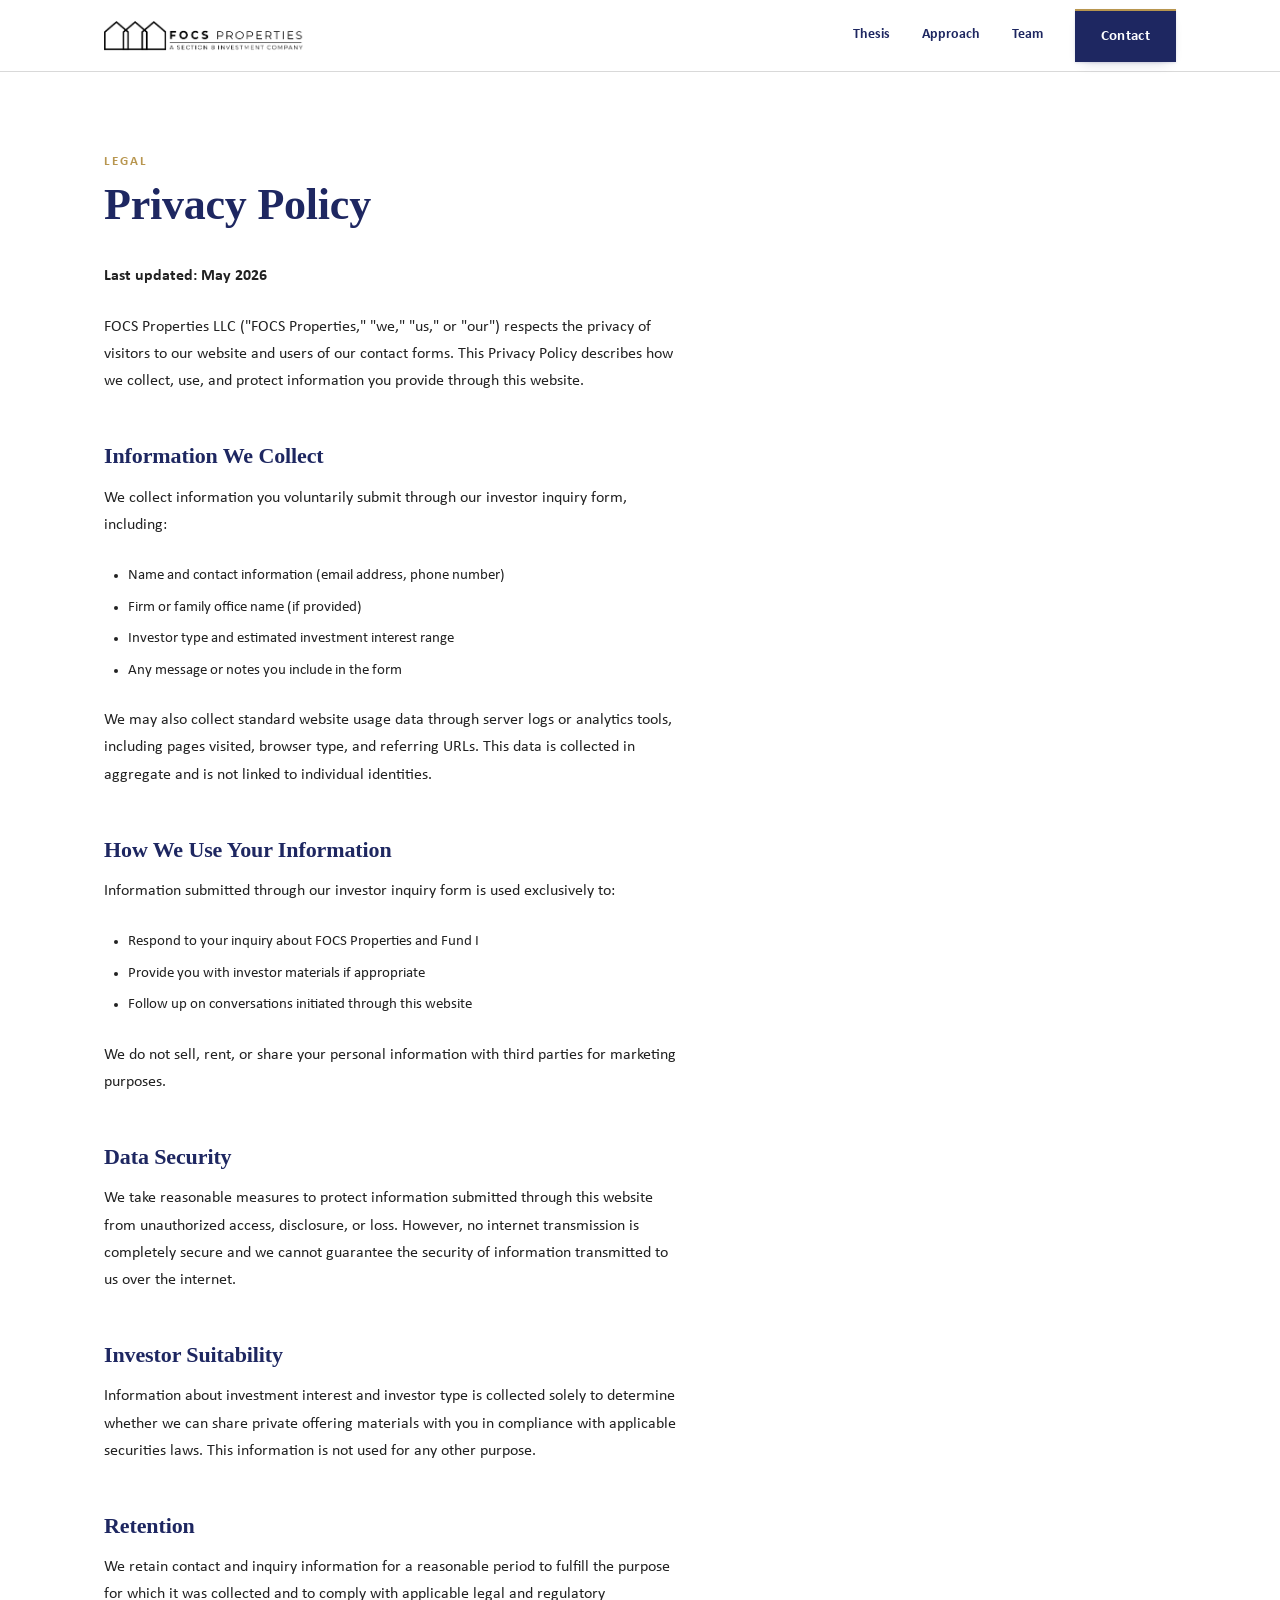
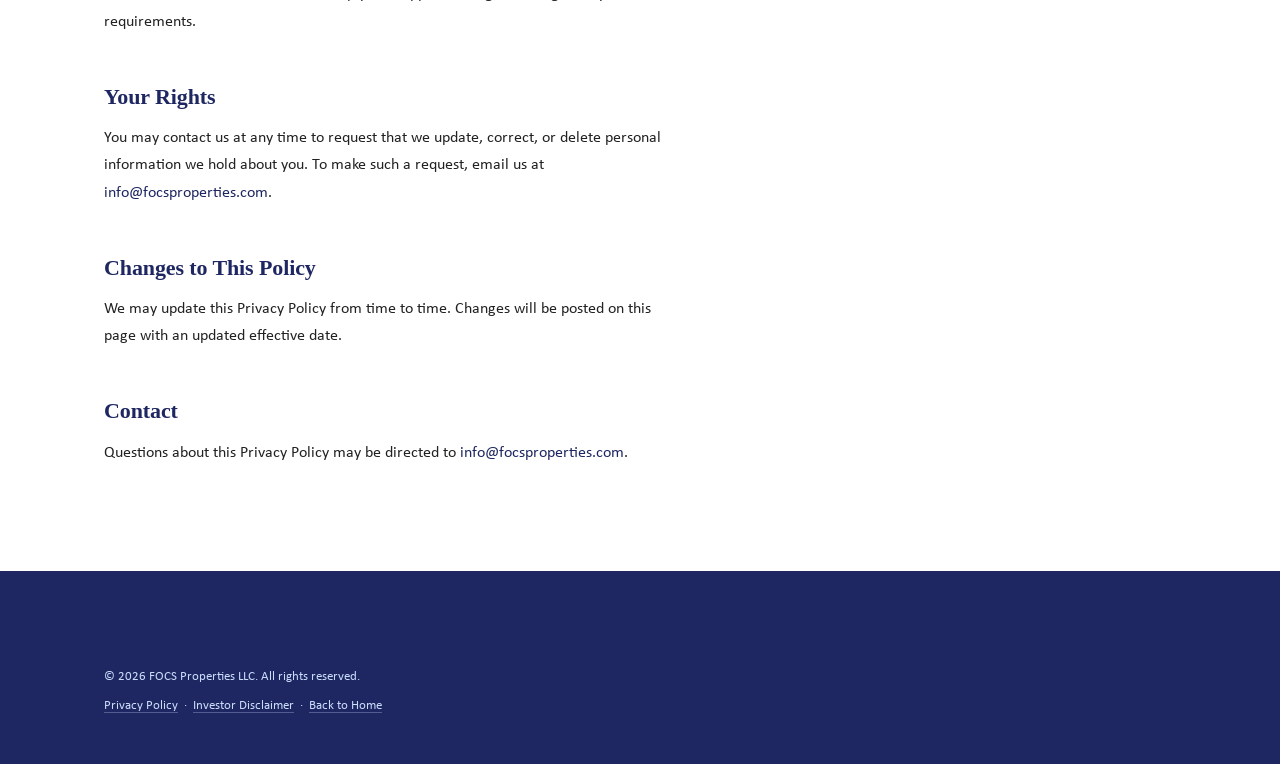
<file: privacy.html>
<!DOCTYPE html>
<html lang="en">
<head>
  <meta charset="UTF-8">
  <meta name="viewport" content="width=device-width, initial-scale=1.0">
  <title>Privacy Policy — FOCS Properties</title>
  <meta name="description" content="Privacy Policy for FOCS Properties — how we collect, use, and protect information submitted through our website.">
  <meta name="robots" content="noindex">
  <link rel="canonical" href="https://www.focsproperties.com/privacy.html">
  <link rel="stylesheet" href="css/styles.css">
</head>
<body>

  <nav class="nav" role="navigation" aria-label="Main navigation">
    <div class="container nav__inner">
      <a href="index.html" class="nav__logo" aria-label="FOCS Properties — home">
        <img src="assets/logo-horizontal-black.png" alt="FOCS Properties" width="180" height="30">
      </a>
      <div class="nav__links">
        <a href="index.html#thesis"   class="nav__link">Thesis</a>
        <a href="index.html#approach" class="nav__link">Approach</a>
        <a href="index.html#team"     class="nav__link">Team</a>
        <a href="index.html#contact"  class="nav__link btn btn--primary">Contact</a>
      </div>
    </div>
  </nav>

  <main>
    <div class="legal-page">
      <div class="container">
        <span class="eyebrow">Legal</span>
        <h1>Privacy Policy</h1>
        <p><strong>Last updated: May 2026</strong></p>

        <p>FOCS Properties LLC ("FOCS Properties," "we," "us," or "our") respects the privacy of visitors to our website and users of our contact forms. This Privacy Policy describes how we collect, use, and protect information you provide through this website.</p>

        <h2>Information We Collect</h2>
        <p>We collect information you voluntarily submit through our investor inquiry form, including:</p>
        <ul>
          <li>Name and contact information (email address, phone number)</li>
          <li>Firm or family office name (if provided)</li>
          <li>Investor type and estimated investment interest range</li>
          <li>Any message or notes you include in the form</li>
        </ul>
        <p>We may also collect standard website usage data through server logs or analytics tools, including pages visited, browser type, and referring URLs. This data is collected in aggregate and is not linked to individual identities.</p>

        <h2>How We Use Your Information</h2>
        <p>Information submitted through our investor inquiry form is used exclusively to:</p>
        <ul>
          <li>Respond to your inquiry about FOCS Properties and Fund I</li>
          <li>Provide you with investor materials if appropriate</li>
          <li>Follow up on conversations initiated through this website</li>
        </ul>
        <p>We do not sell, rent, or share your personal information with third parties for marketing purposes.</p>

        <h2>Data Security</h2>
        <p>We take reasonable measures to protect information submitted through this website from unauthorized access, disclosure, or loss. However, no internet transmission is completely secure and we cannot guarantee the security of information transmitted to us over the internet.</p>

        <h2>Investor Suitability</h2>
        <p>Information about investment interest and investor type is collected solely to determine whether we can share private offering materials with you in compliance with applicable securities laws. This information is not used for any other purpose.</p>

        <h2>Retention</h2>
        <p>We retain contact and inquiry information for a reasonable period to fulfill the purpose for which it was collected and to comply with applicable legal and regulatory requirements.</p>

        <h2>Your Rights</h2>
        <p>You may contact us at any time to request that we update, correct, or delete personal information we hold about you. To make such a request, email us at <a href="mailto:info@focsproperties.com">info@focsproperties.com</a>.</p>

        <h2>Changes to This Policy</h2>
        <p>We may update this Privacy Policy from time to time. Changes will be posted on this page with an updated effective date.</p>

        <h2>Contact</h2>
        <p>Questions about this Privacy Policy may be directed to <a href="mailto:info@focsproperties.com">info@focsproperties.com</a>.</p>
      </div>
    </div>
  </main>

  <footer class="footer" role="contentinfo">
    <div class="container">
      <div class="footer__bottom">
        <p>© 2026 FOCS Properties LLC. All rights reserved.</p>
        <p><a href="privacy.html">Privacy Policy</a> &nbsp;·&nbsp; <a href="disclaimer.html">Investor Disclaimer</a> &nbsp;·&nbsp; <a href="index.html">Back to Home</a></p>
      </div>
    </div>
  </footer>

</body>
</html>
</file>
<file: css/styles.css>
/* ==========================================================================
   FOCS Properties — Production Website Styles
   Brand Guidelines v2.0: Navy #1E2761 + Gold #B8964F, Georgia + Calibri
   ========================================================================== */

/* --- Fonts ---------------------------------------------------------------- */
@font-face {
  font-family: 'Calibri';
  src: url('../fonts/calibri-regular.ttf') format('truetype');
  font-weight: 400; font-style: normal; font-display: swap;
}
@font-face {
  font-family: 'Calibri';
  src: url('../fonts/calibri-bold.ttf') format('truetype');
  font-weight: 700; font-style: normal; font-display: swap;
}
@font-face {
  font-family: 'Calibri';
  src: url('../fonts/calibri-italic.ttf') format('truetype');
  font-weight: 400; font-style: italic; font-display: swap;
}
@font-face {
  font-family: 'Calibri';
  src: url('../fonts/calibri-bold-italic.ttf') format('truetype');
  font-weight: 700; font-style: italic; font-display: swap;
}
@import url('https://fonts.googleapis.com/css2?family=Carlito:ital,wght@0,400;0,700;1,400;1,700&display=swap');

/* --- Design Tokens -------------------------------------------------------- */
:root {
  --focs-navy:        #1E2761;
  --focs-navy-deep:   #151B47;
  --focs-gold:        #B8964F;
  --focs-gold-deep:   #9B7D3E;
  --focs-light-blue:  #CADCFC;
  --focs-white:       #FFFFFF;
  --focs-charcoal:    #222222;
  --focs-warm-gray:   #4A5568;
  --focs-soft-gold:   #F7F1E3;
  --focs-light-bg:    #F0F4F7;
  --focs-divider:     #D9D9D9;

  --font-display: Georgia, 'Times New Roman', serif;
  --font-body:    Calibri, Carlito, 'Helvetica Neue', Arial, sans-serif;

  --fs-hero:   clamp(40px, 6vw, 68px);
  --fs-h1:     clamp(32px, 4vw, 44px);
  --fs-h2:     clamp(26px, 3vw, 34px);
  --fs-h3:     1.375rem;
  --fs-eyebrow: 0.8125rem;
  --fs-body:   1.0625rem;
  --fs-sm:     0.9375rem;
  --fs-meta:   0.8125rem;

  --space-1: 0.5rem;
  --space-2: 1rem;
  --space-3: 1.5rem;
  --space-4: 2rem;
  --space-5: 3rem;
  --space-6: 4rem;
  --space-7: 6rem;

  --container-max: 1200px;
  --container-pad: clamp(20px, 5vw, 80px);
  --grid-gap: 24px;

  --radius: 2px;
  --ease: cubic-bezier(0.2, 0, 0, 1);
  --dur-fast: 120ms;
  --dur-med:  220ms;
}

/* --- Reset ---------------------------------------------------------------- */
*, *::before, *::after { box-sizing: border-box; }
html { scroll-behavior: smooth; }
html, body { margin: 0; padding: 0; }
body {
  font-family: var(--font-body);
  font-size: var(--fs-body);
  line-height: 1.55;
  color: var(--focs-charcoal);
  background: var(--focs-white);
  -webkit-font-smoothing: antialiased;
  text-rendering: optimizeLegibility;
}
img { max-width: 100%; display: block; }
button { font-family: inherit; }

h1, h2, h3, h4, h5, h6 {
  font-family: var(--font-display);
  color: var(--focs-navy);
  font-weight: 700;
  line-height: 1.15;
  letter-spacing: -0.005em;
  margin: 0;
}
p { margin: 0 0 var(--space-2); max-width: 72ch; }
a {
  color: var(--focs-navy);
  text-decoration: none;
  border-bottom: 1px solid transparent;
  transition: border-color var(--dur-fast) var(--ease);
}
a:hover { border-bottom-color: var(--focs-gold); }
:focus-visible { outline: 2px solid var(--focs-gold); outline-offset: 2px; }

/* --- Utilities ------------------------------------------------------------ */
.container {
  max-width: var(--container-max);
  margin: 0 auto;
  padding-left: var(--container-pad);
  padding-right: var(--container-pad);
}

.eyebrow {
  font-family: var(--font-body);
  font-size: var(--fs-eyebrow);
  font-weight: 700;
  text-transform: uppercase;
  letter-spacing: 0.16em;
  color: var(--focs-gold);
  display: block;
  margin-bottom: var(--space-1);
}

.gold-rule {
  display: block;
  width: 40px;
  height: 0;
  border: 0;
  border-top: 2px solid var(--focs-gold);
  margin-bottom: var(--space-3);
}

.sr-only {
  position: absolute; width: 1px; height: 1px;
  overflow: hidden; clip: rect(0,0,0,0); white-space: nowrap;
}

/* --- Scroll reveal -------------------------------------------------------- */
.reveal {
  opacity: 0;
  transform: translateY(12px);
  transition: opacity 500ms var(--ease), transform 500ms var(--ease);
}
.reveal.is-in { opacity: 1; transform: none; }

/* =========================================================================
   NAV
   ========================================================================= */
.nav {
  position: sticky; top: 0; z-index: 100;
  background: rgba(255,255,255,0.92);
  backdrop-filter: saturate(140%) blur(8px);
  -webkit-backdrop-filter: saturate(140%) blur(8px);
  border-bottom: 1px solid var(--focs-divider);
  height: 72px;
  transition: box-shadow var(--dur-med) var(--ease);
}
.nav.is-scrolled {
  box-shadow: 0 1px 2px rgba(30,39,97,0.04), 0 8px 20px -16px rgba(30,39,97,0.18);
}
.nav__inner {
  display: flex; align-items: center; justify-content: space-between;
  height: 100%;
}
.nav__logo { display: flex; align-items: center; border: 0; }
.nav__logo img { height: 30px; width: auto; }
.nav__links { display: flex; gap: 32px; align-items: center; }
.nav__link {
  font-family: var(--font-body);
  font-size: 14px; font-weight: 700;
  color: var(--focs-navy);
  background: none; border: 0; cursor: pointer;
  padding: 4px 0;
  text-decoration: none;
  border-bottom: 2px solid transparent;
  transition: border-color var(--dur-fast) var(--ease);
  white-space: nowrap;
}
.nav__link:hover,
.nav__link.is-active { border-bottom-color: var(--focs-gold); }

/* Mobile nav toggle */
.nav__hamburger {
  display: none;
  background: none; border: 0; cursor: pointer;
  color: var(--focs-navy);
  padding: 8px;
}
.nav__mobile {
  display: none;
  background: var(--focs-white);
  border-top: 1px solid var(--focs-divider);
  padding: var(--space-3) var(--container-pad);
  flex-direction: column;
  gap: var(--space-2);
}
.nav__mobile.is-open { display: flex; }
.nav__mobile .nav__link { font-size: 16px; }

@media (max-width: 768px) {
  .nav__links { display: none; }
  .nav__hamburger { display: block; }
}

/* =========================================================================
   BUTTONS
   ========================================================================= */
.btn {
  font-family: var(--font-body);
  font-size: 15px; font-weight: 700;
  letter-spacing: 0.02em;
  padding: 14px 26px;
  border: 0;
  cursor: pointer;
  display: inline-flex;
  align-items: center; gap: 10px;
  text-decoration: none; border-bottom: 0;
  transition: background var(--dur-med) var(--ease),
              color var(--dur-med) var(--ease),
              box-shadow var(--dur-med) var(--ease),
              transform var(--dur-med) var(--ease);
}
.btn:hover { border-bottom: 0; }

.btn--primary {
  background: var(--focs-navy);
  color: var(--focs-white);
  border-top: 2px solid var(--focs-gold);
  box-shadow: 0 1px 2px rgba(30,39,97,0.12), 0 6px 14px -8px rgba(30,39,97,0.3);
}
.btn--primary:hover {
  background: var(--focs-navy-deep);
  box-shadow: 0 1px 2px rgba(30,39,97,0.12), 0 12px 22px -10px rgba(30,39,97,0.38);
  transform: translateY(-1px);
}
.btn--primary:active { transform: none; }

.btn--secondary {
  background: var(--focs-white);
  color: var(--focs-navy);
  border: 1.5px solid var(--focs-navy);
}
.btn--secondary:hover { background: var(--focs-soft-gold); }

.btn--on-navy {
  background: transparent;
  color: var(--focs-white);
  border: 1.5px solid rgba(255,255,255,0.5);
}
.btn--on-navy:hover { background: rgba(255,255,255,0.08); }

.btn--gold {
  background: var(--focs-gold);
  color: var(--focs-navy);
  border: 2px solid var(--focs-gold-deep);
  font-weight: 700;
  box-shadow: 0 1px 2px rgba(30,39,97,0.12), 0 6px 14px -8px rgba(30,39,97,0.3);
}
.btn--gold:hover {
  background: var(--focs-gold-deep);
  color: var(--focs-white);
  border-color: var(--focs-gold-deep);
  box-shadow: 0 1px 2px rgba(30,39,97,0.12), 0 12px 22px -10px rgba(30,39,97,0.38);
  transform: translateY(-1px);
}
.btn--gold:active { transform: none; }

/* =========================================================================
   HERO
   ========================================================================= */
.hero {
  padding: 96px 0 112px;
  position: relative;
  background:
    radial-gradient(ellipse 60% 55% at 15% 25%, rgba(184,150,79,0.09), transparent 60%),
    radial-gradient(ellipse 70% 60% at 88% 90%, rgba(202,220,252,0.07), transparent 55%),
    var(--focs-navy);
  color: var(--focs-white);
}
.hero::after {
  content: '';
  position: absolute; left: 0; right: 0; bottom: 0; height: 1px;
  background: linear-gradient(90deg, transparent, rgba(184,150,79,0.6), transparent);
}
.hero .eyebrow { color: var(--focs-gold); }
.hero__title {
  font-family: var(--font-display);
  font-size: var(--fs-hero);
  font-weight: 700;
  line-height: 1.08;
  letter-spacing: -0.01em;
  color: var(--focs-white);
  margin: 12px 0 20px;
  max-width: 18ch;
}
.hero__sub {
  font-size: 19px; line-height: 1.5;
  max-width: 56ch;
  color: var(--focs-light-blue);
  margin-bottom: 36px;
}
.hero__ctas { display: flex; gap: 16px; flex-wrap: wrap; align-items: center; }

@media (max-width: 640px) {
  .hero { padding: 72px 0 80px; }
  .hero__sub { font-size: 17px; }
}

/* =========================================================================
   SECTIONS
   ========================================================================= */
.section { padding: 96px 0; }
.section--alt { background: var(--focs-light-bg); }
.section--navy {
  background:
    radial-gradient(ellipse 70% 60% at 20% 30%, rgba(184,150,79,0.08), transparent 60%),
    radial-gradient(ellipse 80% 70% at 85% 85%, rgba(202,220,252,0.06), transparent 55%),
    var(--focs-navy);
  color: var(--focs-white);
}
.section--soft-gold { background: var(--focs-soft-gold); }

.section__header { margin-bottom: 48px; }
.section__eyebrow { color: var(--focs-gold); margin-bottom: 10px; }
.section__title {
  font-size: var(--fs-h2);
  color: var(--focs-navy);
  margin: 0 0 16px;
  max-width: 24ch;
}
.section--navy .section__title { color: var(--focs-white); }
.section__intro {
  font-size: 18px; line-height: 1.55;
  color: var(--focs-warm-gray);
  max-width: 62ch;
  margin: 0;
}
.section--navy .section__intro { color: var(--focs-light-blue); }

@media (max-width: 640px) {
  .section { padding: 64px 0; }
}

/* =========================================================================
   STAT CARDS
   ========================================================================= */
.stat-row {
  display: grid;
  grid-template-columns: repeat(4, 1fr);
  gap: var(--grid-gap);
}
@media (max-width: 900px) { .stat-row { grid-template-columns: repeat(2, 1fr); } }
@media (max-width: 480px) { .stat-row { grid-template-columns: 1fr; } }

.stat-card {
  background:
    radial-gradient(ellipse 100% 80% at 0% 0%, rgba(255,255,255,0.04), transparent 60%),
    var(--focs-navy);
  color: var(--focs-white);
  padding: 28px 26px 30px;
  border-top: 2px solid var(--focs-gold);
  box-shadow:
    inset 0 0 0 1px rgba(255,255,255,0.05),
    0 1px 2px rgba(30,39,97,0.06),
    0 14px 30px -18px rgba(30,39,97,0.25);
  transition: transform var(--dur-med) var(--ease), box-shadow var(--dur-med) var(--ease);
}
.stat-card:hover {
  transform: translateY(-2px);
  box-shadow:
    inset 0 0 0 1px rgba(255,255,255,0.08),
    0 1px 2px rgba(30,39,97,0.06),
    0 24px 40px -20px rgba(30,39,97,0.32);
}
.stat-card__label {
  font-family: var(--font-body);
  font-size: 11px; font-weight: 700;
  text-transform: uppercase; letter-spacing: 0.16em;
  color: var(--focs-gold);
  display: block; margin-bottom: 10px;
}
.stat-card__number {
  font-family: var(--font-display);
  font-weight: 700;
  font-size: clamp(36px, 4.5vw, 52px);
  line-height: 1.02;
  color: var(--focs-white);
  display: block; margin-bottom: 10px;
}
.stat-card__desc {
  font-size: 14px; line-height: 1.5;
  color: var(--focs-light-blue);
  margin: 0;
}

/* =========================================================================
   NUMBERED CARDS
   ========================================================================= */
.num-row {
  display: grid;
  grid-template-columns: repeat(3, 1fr);
  gap: var(--grid-gap);
}
@media (max-width: 880px) { .num-row { grid-template-columns: 1fr; } }

.num-card {
  background: var(--focs-white);
  border: 1px solid var(--focs-divider);
  padding: 32px 28px;
  min-height: 220px;
  display: flex; flex-direction: column;
  transition: border-color var(--dur-med) var(--ease),
              box-shadow var(--dur-med) var(--ease),
              transform var(--dur-med) var(--ease);
}
.num-card:hover {
  border-color: rgba(30,39,97,0.2);
  transform: translateY(-2px);
  box-shadow: 0 1px 2px rgba(30,39,97,0.04), 0 18px 32px -20px rgba(30,39,97,0.18);
}
.num-card__n {
  font-family: var(--font-display);
  font-size: 18px; font-weight: 700;
  color: var(--focs-gold);
  margin-bottom: 18px;
}
.num-card h3 {
  font-size: 1.25rem;
  color: var(--focs-navy);
  margin: 0 0 12px; line-height: 1.2;
}
.num-card p { font-size: 16px; line-height: 1.55; color: var(--focs-charcoal); margin: 0; }

/* =========================================================================
   PROCESS STEPS
   ========================================================================= */
.step-grid {
  display: grid;
  grid-template-columns: repeat(4, 1fr);
  gap: var(--grid-gap);
}
@media (max-width: 900px) { .step-grid { grid-template-columns: repeat(2, 1fr); } }
@media (max-width: 480px) { .step-grid { grid-template-columns: 1fr; } }

.step-card {
  padding-top: 18px;
  border-top: 1px solid var(--focs-gold);
}
.step-card__n {
  font-family: var(--font-body);
  font-size: 11px; font-weight: 700;
  text-transform: uppercase; letter-spacing: 0.16em;
  color: var(--focs-gold);
  display: block; margin-bottom: 8px;
}
.step-card h3 {
  font-size: 1.15rem; color: var(--focs-navy);
  margin: 0 0 8px;
}
.step-card p { font-size: 15px; line-height: 1.5; color: var(--focs-charcoal); margin: 0; }

/* =========================================================================
   PROCESS VERTICAL LIST (7-step approach)
   ========================================================================= */
.process-list {
  display: grid;
  grid-template-columns: repeat(2, 1fr);
  gap: var(--grid-gap) 48px;
  counter-reset: process;
}
@media (max-width: 768px) { .process-list { grid-template-columns: 1fr; } }

.process-item {
  display: flex; gap: 20px;
  padding-bottom: var(--space-4);
  border-bottom: 1px solid var(--focs-divider);
}
.process-item:last-child { border-bottom: 0; padding-bottom: 0; }
.process-item__num {
  font-family: var(--font-display);
  font-size: 28px; font-weight: 700;
  color: var(--focs-gold);
  min-width: 40px; line-height: 1;
  padding-top: 2px;
}
.process-item h3 { font-size: 1.1rem; color: var(--focs-navy); margin: 0 0 6px; }
.process-item p { font-size: 15px; color: var(--focs-charcoal); margin: 0; }

/* =========================================================================
   TAKEAWAY BLOCK
   ========================================================================= */
.takeaway {
  background: var(--focs-soft-gold);
  border-top: 2px solid var(--focs-gold);
  padding: 40px 48px;
}
.takeaway .eyebrow { color: var(--focs-gold); margin-bottom: 12px; }
.takeaway__body {
  font-family: var(--font-display);
  font-weight: 700;
  font-size: clamp(22px, 2.5vw, 28px);
  line-height: 1.3; color: var(--focs-navy);
  margin: 0; max-width: 44ch;
}

@media (max-width: 640px) { .takeaway { padding: 28px 24px; } }

/* =========================================================================
   TWO-COLUMN LAYOUT
   ========================================================================= */
.two-col {
  display: grid; grid-template-columns: 1fr 1fr;
  gap: 48px;
}
@media (max-width: 768px) { .two-col { grid-template-columns: 1fr; gap: 32px; } }

.two-col__col h3 {
  font-size: 1.25rem; color: var(--focs-navy);
  margin: 0 0 12px;
}
.two-col__col p { font-size: 16px; line-height: 1.55; color: var(--focs-charcoal); margin: 0; }
.two-col__col ul {
  padding-left: 20px; margin: 0;
  font-size: 16px; line-height: 1.7; color: var(--focs-charcoal);
}
.two-col__col li { margin-bottom: 4px; }

/* =========================================================================
   INVESTOR PROFILE CARDS
   ========================================================================= */
.profile-grid {
  display: grid;
  grid-template-columns: repeat(2, 1fr);
  gap: var(--grid-gap);
}
@media (max-width: 768px) { .profile-grid { grid-template-columns: 1fr; } }

.profile-card {
  background: var(--focs-white);
  border: 1px solid var(--focs-divider);
  border-top: 2px solid var(--focs-gold);
  padding: 28px;
  transition: box-shadow var(--dur-med) var(--ease), transform var(--dur-med) var(--ease);
}
.profile-card:hover {
  transform: translateY(-2px);
  box-shadow: 0 1px 2px rgba(30,39,97,0.04), 0 18px 32px -20px rgba(30,39,97,0.18);
}
.profile-card h3 { font-size: 1.2rem; color: var(--focs-navy); margin: 0 0 10px; }
.profile-card p { font-size: 15px; line-height: 1.55; color: var(--focs-charcoal); margin: 0; }

/* =========================================================================
   TEAM CARDS
   ========================================================================= */
.team-row {
  display: grid; grid-template-columns: 1fr 1fr;
  gap: 48px;
}
@media (max-width: 768px) { .team-row { grid-template-columns: 1fr; } }

.team-card__photo {
  background:
    radial-gradient(ellipse 100% 80% at 0% 0%, rgba(255,255,255,0.04), transparent 60%),
    var(--focs-navy);
  width: 280px; max-width: 100%;
  aspect-ratio: 1/1;
  display: flex; align-items: center; justify-content: center;
  position: relative; overflow: hidden;
  margin-bottom: 22px;
  box-shadow: 0 1px 2px rgba(30,39,97,0.04), 0 16px 30px -20px rgba(30,39,97,0.22);
}
.team-card__photo img {
  width: 100%; height: 100%; object-fit: cover;
}
.team-card__initials {
  font-family: var(--font-display);
  font-size: 80px; font-weight: 700;
  color: var(--focs-gold); opacity: 0.9;
}
.team-card__img-note {
  position: absolute; bottom: 12px; left: 14px;
  font-family: var(--font-body); font-size: 10px; font-weight: 700;
  letter-spacing: 0.14em; text-transform: uppercase;
  color: var(--focs-light-blue);
}
.team-card h3 { font-size: 1.5rem; color: var(--focs-navy); margin: 0 0 4px; }
.team-card__role {
  font-style: italic; color: var(--focs-warm-gray);
  font-size: 15px; margin: 0 0 14px;
}
.team-card__bio { font-size: 16px; line-height: 1.6; color: var(--focs-charcoal); margin: 0 0 16px; max-width: 46ch; }
.team-card__link {
  display: inline-flex; align-items: center; gap: 6px;
  font-size: 14px; font-weight: 700; color: var(--focs-navy);
  border-bottom: 1px solid transparent;
  transition: color var(--dur-fast) var(--ease), border-color var(--dur-fast) var(--ease);
}
.team-card__link:hover { color: var(--focs-gold); border-bottom-color: var(--focs-gold); }

/* Track record */
.track-row {
  display: grid; grid-template-columns: repeat(3, 1fr);
  gap: var(--grid-gap);
}
@media (max-width: 880px) { .track-row { grid-template-columns: 1fr; } }

.track-card {
  background:
    radial-gradient(ellipse 100% 80% at 0% 0%, rgba(255,255,255,0.04), transparent 60%),
    var(--focs-navy);
  color: var(--focs-white);
  padding: 28px;
  border-top: 2px solid var(--focs-gold);
  box-shadow: inset 0 0 0 1px rgba(255,255,255,0.05), 0 14px 30px -18px rgba(30,39,97,0.25);
}
.track-card h3 { font-size: 1.2rem; color: var(--focs-white); margin: 0 0 6px; }
.track-card__role { font-size: 13px; color: var(--focs-light-blue); margin: 0 0 12px; }
.track-card p { font-size: 14px; line-height: 1.5; color: var(--focs-light-blue); margin: 0; }

/* =========================================================================
   CTA BAND
   ========================================================================= */
.cta-band {
  background: var(--focs-navy);
  padding: 80px 0;
}
.cta-band__inner {
  display: flex; justify-content: space-between;
  align-items: center; gap: 40px; flex-wrap: wrap;
}
.cta-band .eyebrow { color: var(--focs-gold); }
.cta-band__headline {
  font-family: var(--font-display);
  font-size: clamp(26px, 3vw, 34px);
  font-weight: 700; color: var(--focs-white);
  margin: 0; max-width: 22ch;
}
.cta-band__actions { display: flex; gap: 16px; flex-wrap: wrap; }

/* =========================================================================
   CONTACT FORM
   ========================================================================= */
.contact-wrap {
  display: grid; grid-template-columns: 1fr 1fr;
  gap: 64px; align-items: start;
}
@media (max-width: 880px) { .contact-wrap { grid-template-columns: 1fr; } }

.contact-info h3 { font-size: 1.5rem; margin: 0 0 16px; }
.contact-info p { font-size: 16px; color: var(--focs-charcoal); margin-bottom: 24px; }
.contact-info address {
  font-style: normal; font-size: 15px;
  color: var(--focs-warm-gray); line-height: 1.8;
}
.contact-info address a { color: var(--focs-navy); }

.form { display: grid; grid-template-columns: 1fr 1fr; gap: 20px; }
.form__field { display: flex; flex-direction: column; gap: 7px; }
.form__field--full { grid-column: 1 / -1; }
.form__label {
  font-family: var(--font-body);
  font-size: 11px; font-weight: 700;
  text-transform: uppercase; letter-spacing: 0.14em;
  color: var(--focs-warm-gray);
}
.form__input, .form__select, .form__textarea {
  font-family: var(--font-body);
  font-size: 15px;
  padding: 12px 14px;
  border: 1px solid var(--focs-divider);
  background: var(--focs-white);
  color: var(--focs-charcoal);
  border-radius: var(--radius);
  transition: border-color var(--dur-fast) var(--ease);
  appearance: none;
}
.form__select {
  background-image: url("data:image/svg+xml,%3Csvg xmlns='http://www.w3.org/2000/svg' width='12' height='8' viewBox='0 0 12 8'%3E%3Cpath d='M1 1l5 5 5-5' stroke='%234A5568' stroke-width='1.5' fill='none' stroke-linecap='round'/%3E%3C/svg%3E");
  background-repeat: no-repeat;
  background-position: right 14px center;
  padding-right: 36px;
}
.form__textarea { min-height: 130px; resize: vertical; }
.form__input:focus, .form__select:focus, .form__textarea:focus {
  outline: 2px solid var(--focs-gold);
  outline-offset: 2px;
  border-color: var(--focs-navy);
}
.form__submit-row { grid-column: 1 / -1; display: flex; flex-direction: column; gap: 12px; }
.form__note { font-size: 13px; color: var(--focs-warm-gray); margin: 0; }

/* Confirmation state */
.confirm-card {
  background:
    radial-gradient(ellipse 100% 80% at 0% 0%, rgba(255,255,255,0.04), transparent 60%),
    var(--focs-navy);
  color: var(--focs-white);
  padding: 48px;
  border-top: 2px solid var(--focs-gold);
  box-shadow: inset 0 0 0 1px rgba(255,255,255,0.05), 0 1px 2px rgba(30,39,97,0.06), 0 20px 40px -22px rgba(30,39,97,0.28);
}
.confirm-card .eyebrow { margin-bottom: 10px; }
.confirm-card h3 { font-size: 1.5rem; color: var(--focs-white); margin: 0 0 12px; line-height: 1.2; }
.confirm-card p { color: var(--focs-light-blue); font-size: 16px; line-height: 1.55; margin: 0; max-width: none; }

/* =========================================================================
   DISCLAIMER BANNER
   ========================================================================= */
.disclaimer-note {
  background: var(--focs-light-bg);
  border-top: 1px solid var(--focs-divider);
  padding: var(--space-4) 0;
}
.disclaimer-note p {
  font-size: 13px; color: var(--focs-warm-gray); margin: 0;
  line-height: 1.6; max-width: 80ch;
}

/* =========================================================================
   FOOTER
   ========================================================================= */
.footer {
  background: var(--focs-navy);
  color: var(--focs-light-blue);
  padding: 64px 0 40px;
}
.footer__top {
  display: flex; justify-content: space-between;
  align-items: flex-start; gap: 48px; flex-wrap: wrap;
  padding-bottom: 32px;
  border-bottom: 1px solid rgba(184,150,79,0.4);
}
.footer__logo img { height: 40px; width: auto; }
.footer__tagline {
  font-size: 13px; color: var(--focs-light-blue);
  margin: 8px 0 0; max-width: none;
}
.footer__nav {
  display: flex; gap: 48px; flex-wrap: wrap;
}
.footer__col-title {
  font-family: var(--font-body);
  font-size: 11px; font-weight: 700;
  letter-spacing: 0.16em; text-transform: uppercase;
  color: var(--focs-gold);
  margin-bottom: 14px; display: block;
}
.footer__col a {
  display: block; color: var(--focs-white);
  font-size: 14px; margin-bottom: 8px; border: 0;
}
.footer__col a:hover { color: var(--focs-gold); }
.footer__bottom {
  margin-top: 32px;
  font-size: 13px; line-height: 1.6;
  color: var(--focs-light-blue);
}
.footer__bottom p { color: inherit; margin: 0 0 8px; max-width: none; font-size: 13px; }
.footer__bottom a { color: var(--focs-light-blue); border-bottom: 1px solid rgba(202,220,252,0.3); }
.footer__bottom a:hover { color: var(--focs-gold); }

@media (max-width: 640px) {
  .footer__top { flex-direction: column; }
  .footer__nav { gap: 32px; }
}

/* =========================================================================
   LEGAL PAGES
   ========================================================================= */
.legal-page { padding: 80px 0; }
.legal-page h1 { font-size: var(--fs-h1); margin-bottom: var(--space-4); }
.legal-page h2 { font-size: 1.375rem; margin: var(--space-5) 0 var(--space-2); }
.legal-page p { font-size: 16px; line-height: 1.7; color: var(--focs-charcoal); margin-bottom: var(--space-3); max-width: 72ch; }
.legal-page ul { padding-left: 24px; margin: 0 0 var(--space-3); max-width: 68ch; }
.legal-page li { font-size: 15px; line-height: 1.7; color: var(--focs-charcoal); margin-bottom: 6px; }

/* =========================================================================
   SKIP LINK (accessibility)
   ========================================================================= */
.skip-link {
  position: absolute; left: -9999px; top: auto; overflow: hidden;
  z-index: 999; padding: 12px 20px;
  background: var(--focs-navy); color: var(--focs-white);
  font-weight: 700; font-size: 14px;
}
.skip-link:focus { left: var(--container-pad); top: 8px; }
</file>
